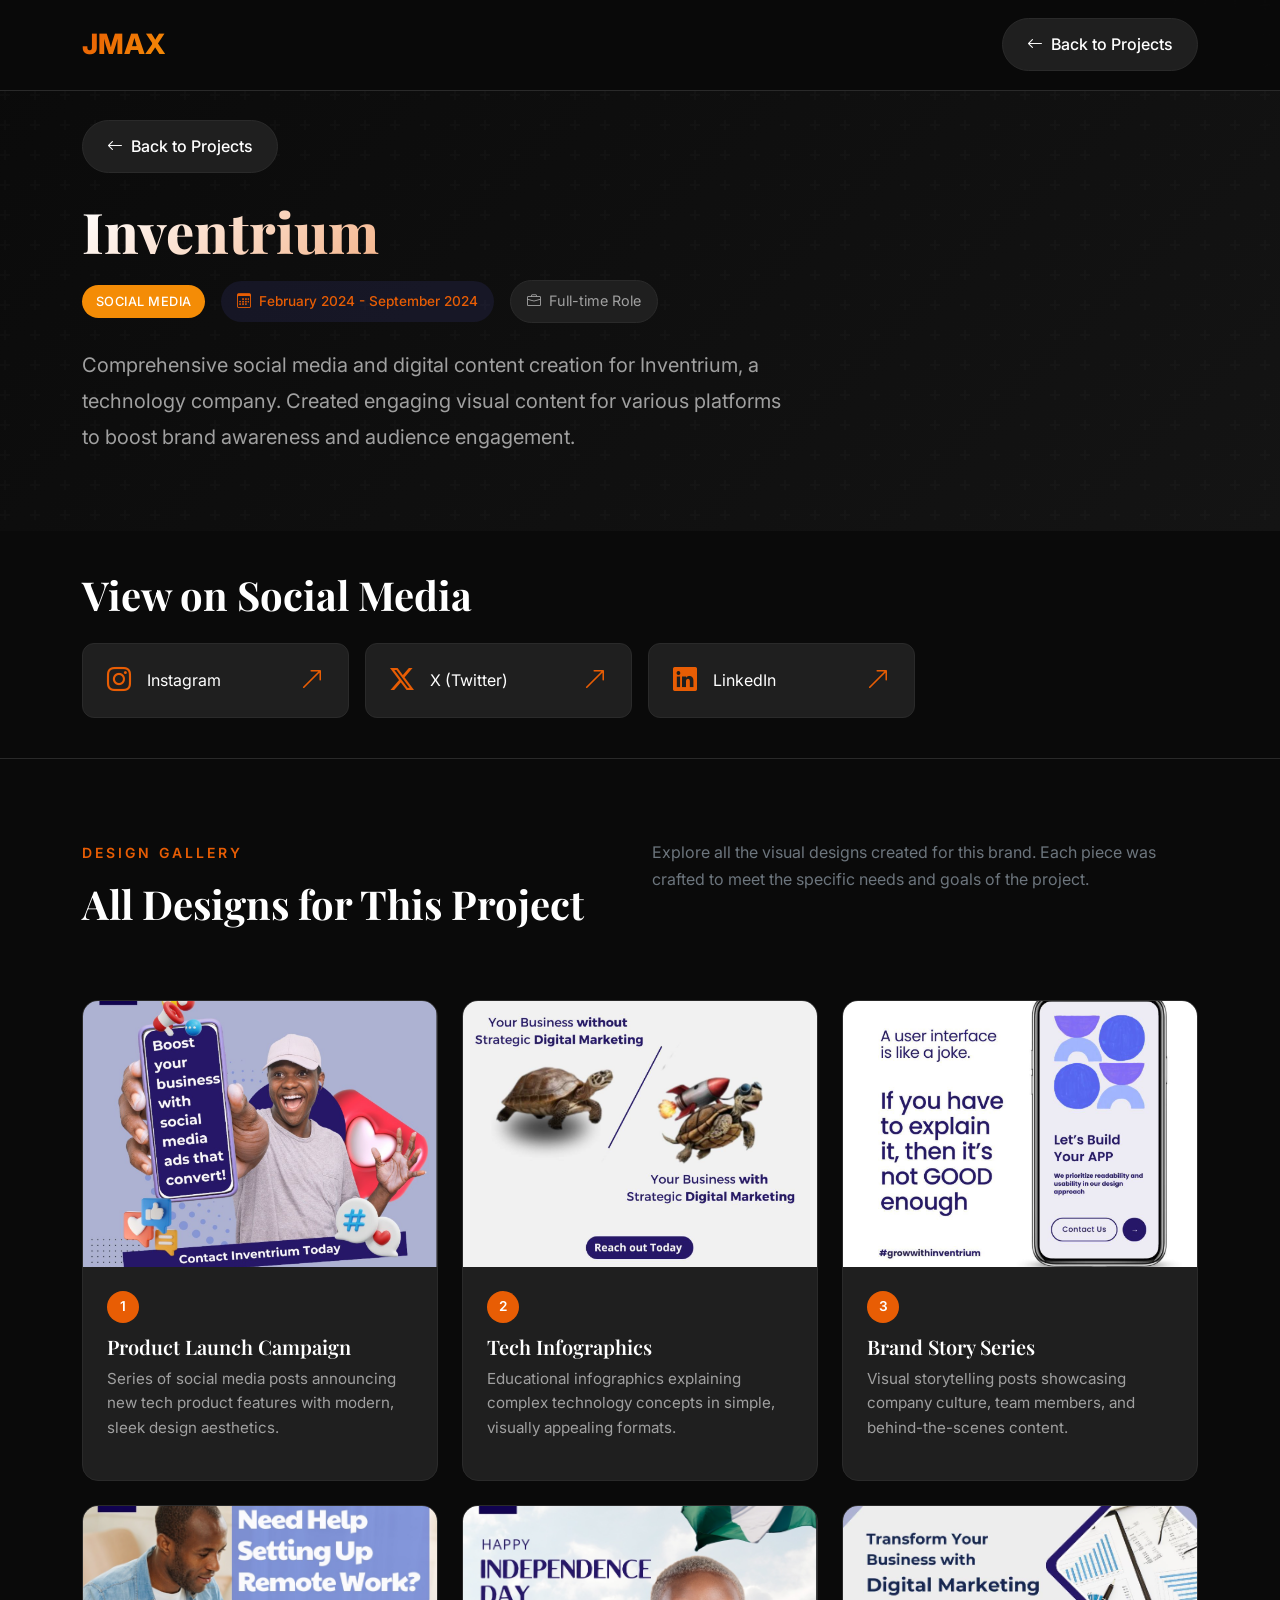
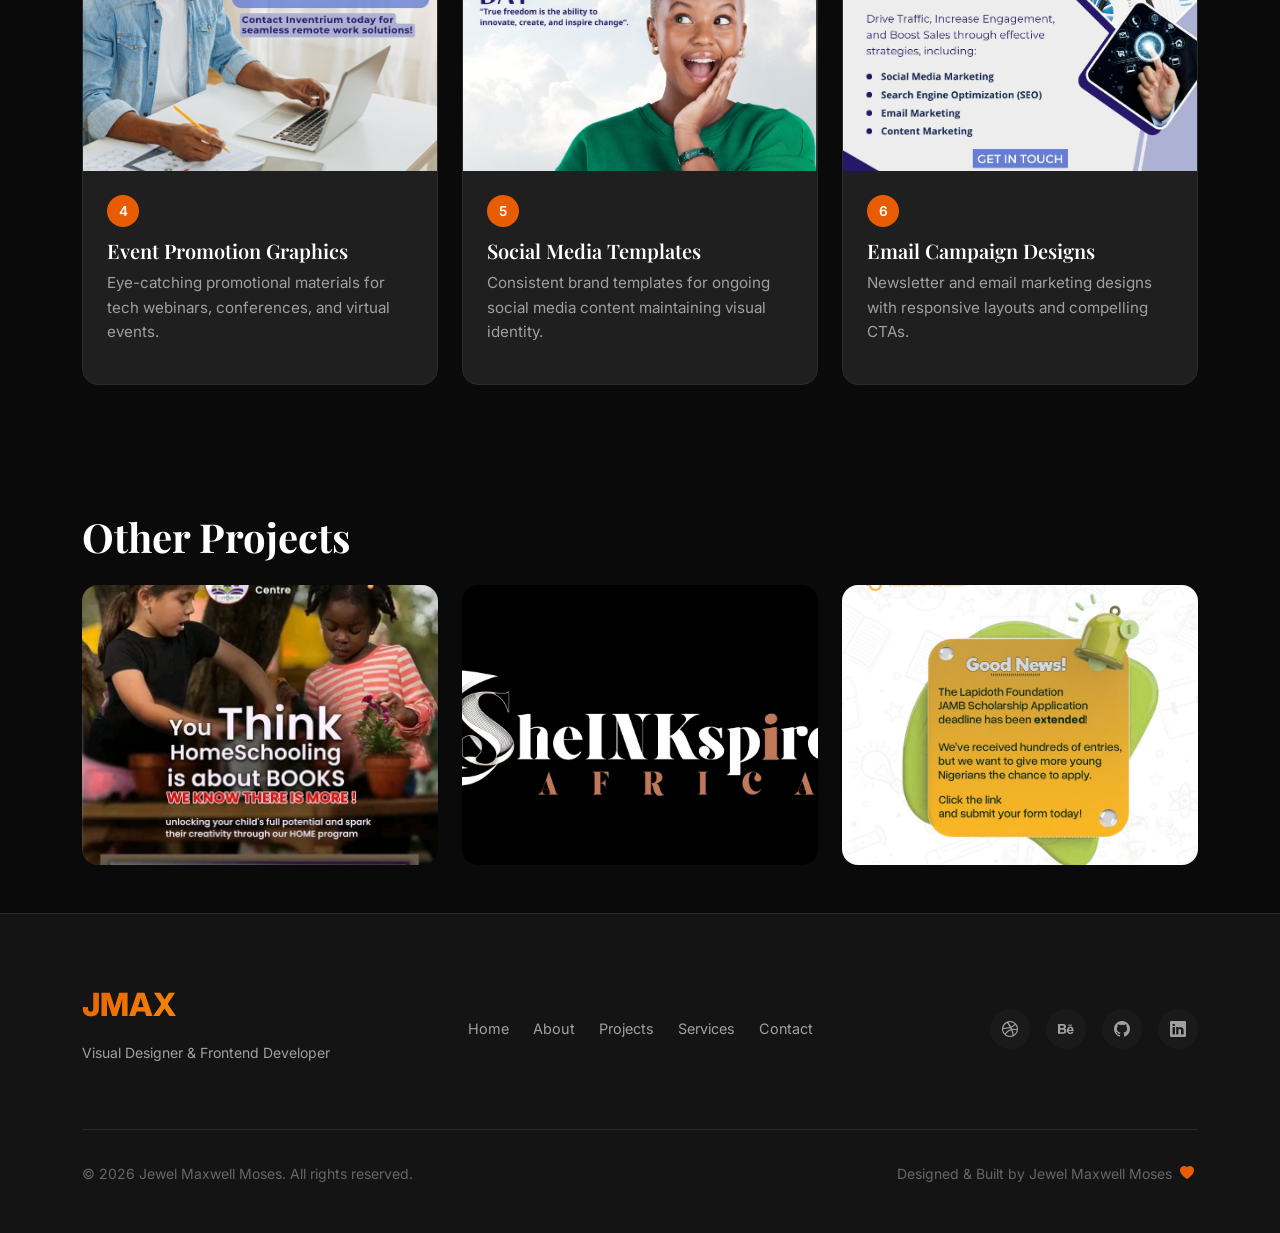
<file: project-detail.html>
<!DOCTYPE html>
<html lang="en" data-theme="dark">
<head>
    <meta charset="UTF-8">
    <meta name="viewport" content="width=device-width, initial-scale=1.0">
    <meta name="description" content="Project Details - Visual Designer and Frontend Developer Portfolio">
    <title>Project Details | Jewel Maxwell Moses</title>
    
    <!-- Bootstrap 5 CSS -->
    <link href="https://cdn.jsdelivr.net/npm/bootstrap@5.3.2/dist/css/bootstrap.min.css" rel="stylesheet">
    
    <!-- Bootstrap Icons -->
    <link href="https://cdn.jsdelivr.net/npm/bootstrap-icons@1.11.1/font/bootstrap-icons.css" rel="stylesheet">
    
    <!-- Google Fonts -->
    <link href="https://fonts.googleapis.com/css2?family=Inter:wght@300;400;500;600;700;800&family=Playfair+Display:wght@400;500;600;700&display=swap" rel="stylesheet">
    
    <!-- Custom CSS -->
    <link rel="stylesheet" href="styles.css">
    
    <style>
        /* Project Detail Page Styles */
        .project-detail-header {
            padding: 120px 0 60px;
            background: linear-gradient(135deg, var(--bg-primary) 0%, var(--bg-secondary) 100%);
            position: relative;
            overflow: hidden;
        }
        
        .project-detail-header::before {
            content: '';
            position: absolute;
            top: 0;
            left: 0;
            right: 0;
            bottom: 0;
            background: url("data:image/svg+xml,%3Csvg width='60' height='60' viewBox='0 0 60 60' xmlns='http://www.w3.org/2000/svg'%3E%3Cg fill='none' fill-rule='evenodd'%3E%3Cg fill='%23ffffff' fill-opacity='0.03'%3E%3Cpath d='M36 34v-4h-2v4h-4v2h4v4h2v-4h4v-2h-4zm0-30V0h-2v4h-4v2h4v4h2V6h4V4h-4zM6 34v-4H4v4H0v2h4v4h2v-4h4v-2H6zM6 4V0H4v4H0v2h4v4h2V6h4V4H6z'/%3E%3C/g%3E%3C/g%3E%3C/svg%3E");
            opacity: 0.5;
        }
        
        .project-title-large {
            font-size: 3.5rem;
            font-weight: 800;
            margin-bottom: 1rem;
            background: linear-gradient(135deg, var(--text-primary) 0%, var(--accent-primary) 100%);
            -webkit-background-clip: text;
            -webkit-text-fill-color: transparent;
            background-clip: text;
        }
        
        .project-meta-badge {
            display: inline-flex;
            align-items: center;
            gap: 0.5rem;
            padding: 0.5rem 1rem;
            background: var(--bg-card);
            border-radius: 50px;
            font-size: 0.9rem;
            color: var(--text-secondary);
            border: 1px solid var(--border-color);
        }
        
        .project-description-large {
            font-size: 1.25rem;
            color: var(--text-secondary);
            max-width: 700px;
            line-height: 1.8;
        }
        
        .social-links-section {
            padding: 40px 0;
            border-bottom: 1px solid var(--border-color);
        }
        
        .social-link-card {
            display: flex;
            align-items: center;
            gap: 1rem;
            padding: 1rem 1.5rem;
            background: var(--bg-card);
            border-radius: 12px;
            text-decoration: none;
            color: var(--text-primary);
            transition: all 0.3s ease;
            border: 1px solid var(--border-color);
        }
        
        .social-link-card:hover {
            transform: translateY(-3px);
            border-color: var(--accent-primary);
            box-shadow: 0 10px 30px rgba(99, 102, 241, 0.1);
        }
        
        .social-link-card i {
            font-size: 1.5rem;
            color: var(--accent-primary);
        }
        
        .designs-section {
            padding: 80px 0;
        }
        
        .design-card {
            background: var(--bg-card);
            border-radius: 16px;
            overflow: hidden;
            border: 1px solid var(--border-color);
            transition: all 0.3s ease;
            height: 100%;
        }
        
        .design-card:hover {
            transform: translateY(-5px);
            box-shadow: 0 20px 40px rgba(0, 0, 0, 0.2);
        }
        
        .design-image-wrapper {
            position: relative;
            overflow: hidden;
            aspect-ratio: 4/3;
        }
        
        .design-image-wrapper img {
            width: 100%;
            height: 100%;
            object-fit: cover;
            transition: transform 0.5s ease;
        }
        
        .design-card:hover .design-image-wrapper img {
            transform: scale(1.05);
        }
        
        .design-content {
            padding: 1.5rem;
        }
        
        .design-number {
            display: inline-flex;
            align-items: center;
            justify-content: center;
            width: 32px;
            height: 32px;
            background: var(--accent-primary);
            color: white;
            border-radius: 50%;
            font-size: 0.85rem;
            font-weight: 600;
            margin-bottom: 0.75rem;
        }
        
        .design-title {
            font-size: 1.25rem;
            font-weight: 600;
            margin-bottom: 0.5rem;
            color: var(--text-primary);
        }
        
        .design-description {
            font-size: 0.95rem;
            color: var(--text-secondary);
            line-height: 1.6;
        }
        
        .back-to-portfolio {
            display: inline-flex;
            align-items: center;
            gap: 0.5rem;
            padding: 0.75rem 1.5rem;
            background: var(--bg-card);
            border: 1px solid var(--border-color);
            border-radius: 50px;
            color: var(--text-primary);
            text-decoration: none;
            transition: all 0.3s ease;
            font-weight: 500;
        }
        
        .back-to-portfolio:hover {
            background: var(--accent-primary);
            color: white;
            border-color: var(--accent-primary);
        }
        
        .timeline-badge {
            display: inline-flex;
            align-items: center;
            gap: 0.5rem;
            padding: 0.5rem 1rem;
            background: rgba(99, 102, 241, 0.1);
            color: var(--accent-primary);
            border-radius: 50px;
            font-size: 0.85rem;
            font-weight: 500;
        }
        
        .timeline-badge i {
            font-size: 0.9rem;
        }
        
        .category-badge {
            display: inline-block;
            padding: 0.35rem 0.85rem;
            background: var(--accent-secondary);
            color: white;
            border-radius: 50px;
            font-size: 0.8rem;
            font-weight: 500;
            text-transform: uppercase;
            letter-spacing: 0.5px;
        }
        
        @media (max-width: 768px) {
            .project-title-large {
                font-size: 2.5rem;
            }
            
            .project-description-large {
                font-size: 1.1rem;
            }
        }
    </style>
</head>
<body>
    <!-- Navigation -->
    <nav class="navbar navbar-expand-lg fixed-top" id="mainNav">
        <div class="container">
            <a class="navbar-brand" href="index.html">
                <span class="brand-text">JMAX</span>
            </a>
            <a href="index.html#projects" class="back-to-portfolio">
                <i class="bi bi-arrow-left"></i> Back to Projects
            </a>
        </div>
    </nav>

    <!-- Project Detail Header -->
    <section class="project-detail-header">
        <div class="container position-relative">
            <div class="row">
                <div class="col-lg-8">
                    <a href="index.html#projects" class="back-to-portfolio mb-4 d-inline-flex">
                        <i class="bi bi-arrow-left"></i> Back to Projects
                    </a>
                    <h1 class="project-title-large" id="projectTitle">Project Title</h1>
                    <div class="d-flex flex-wrap gap-3 align-items-center mt-3">
                        <span class="category-badge" id="projectCategory">Category</span>
                        <span class="timeline-badge">
                            <i class="bi bi-calendar3"></i>
                            <span id="projectTimeline">Timeline</span>
                        </span>
                        <span class="project-meta-badge">
                            <i class="bi bi-briefcase"></i>
                            <span id="projectType">Type</span>
                        </span>
                    </div>
                    <p class="project-description-large mt-4" id="projectDescription">
                        Project description will appear here.
                    </p>
                </div>
            </div>
        </div>
    </section>

    <!-- Social Links Section -->
    <section class="social-links-section">
        <div class="container">
            <h3 class="section-title mb-4">View on Social Media</h3>
            <div class="row g-3" id="socialLinksContainer">
                <!-- Social links will be injected here -->
            </div>
        </div>
    </section>

    <!-- Designs Gallery Section -->
    <section class="designs-section">
        <div class="container">
            <div class="row mb-5">
                <div class="col-lg-6">
                    <span class="section-subtitle">Design Gallery</span>
                    <h2 class="section-title">All Designs for This Project</h2>
                </div>
                <div class="col-lg-6">
                    <p class="text-secondary">
                        Explore all the visual designs created for this brand. Each piece was crafted to meet 
                        the specific needs and goals of the project.
                    </p>
                </div>
            </div>
            <div class="row g-4" id="designsContainer">
                <!-- Design cards will be injected here -->
            </div>
        </div>
    </section>

    <!-- Other Projects Section -->
    <section class="other-projects-section py-5">
        <div class="container">
            <h3 class="section-title mb-4">Other Projects</h3>
            <div class="row g-4" id="otherProjectsContainer">
                <!-- Other project cards will be injected here -->
            </div>
        </div>
    </section>

    <!-- Footer -->
    <footer class="site-footer">
        <div class="container">
            <div class="row align-items-center">
                <div class="col-lg-4">
                    <div class="footer-brand">
                        <a href="index.html" class="brand-text">JMAX</a>
                        <p class="footer-tagline">Visual Designer & Frontend Developer</p>
                    </div>
                </div>
                <div class="col-lg-4">
                    <nav class="footer-nav">
                        <a href="index.html#home">Home</a>
                        <a href="index.html#about">About</a>
                        <a href="index.html#projects">Projects</a>
                        <a href="index.html#services">Services</a>
                        <a href="index.html#contact">Contact</a>
                    </nav>
                </div>
                <div class="col-lg-4">
                    <div class="footer-social">
                        <a href="https://dribbble.com" target="_blank" rel="noopener noreferrer" aria-label="Dribbble">
                            <i class="bi bi-dribbble"></i>
                        </a>
                        <a href="https://behance.net" target="_blank" rel="noopener noreferrer" aria-label="Behance">
                            <i class="bi bi-behance"></i>
                        </a>
                        <a href="https://github.com/computerixed" target="_blank" rel="noopener noreferrer" aria-label="GitHub">
                            <i class="bi bi-github"></i>
                        </a>
                        <a href="https://www.linkedin.com/in/maxwell-moses-jewel/" target="_blank" rel="noopener noreferrer" aria-label="LinkedIn">
                            <i class="bi bi-linkedin"></i>
                        </a>
                    </div>
                </div>
            </div>
            <div class="footer-bottom">
                <p class="copyright">&copy; 2026 Jewel Maxwell Moses. All rights reserved.</p>
                <p class="credits">Designed & Built by Jewel Maxwell Moses <i class="bi bi-heart-fill"></i></p>
            </div>
        </div>
    </footer>

    <!-- Bootstrap 5 JS Bundle -->
    <script src="https://cdn.jsdelivr.net/npm/bootstrap@5.3.2/dist/js/bootstrap.bundle.min.js"></script>
    
    <!-- Project Detail JS -->
    <script>
        // ========================================
        // Project Detail Data
        // ========================================
        
        const projectDetailsData = {
            inventrium: {
                id: 1,
                title: "Inventrium",
                category: "Social Media",
                timeline: "February 2024 - September 2024",
                type: "Full-time Role",
                description: "Comprehensive social media and digital content creation for Inventrium, a technology company. Created engaging visual content for various platforms to boost brand awareness and audience engagement.",
                socialLinks: [
                    { platform: "Instagram", url: "https://www.instagram.com/inventrium/?g=5", icon: "bi-instagram" },
                    { platform: "X (Twitter)", url: "https://x.com/Inventrium", icon: "bi-twitter-x" },
                    { platform: "LinkedIn", url: "https://www.linkedin.com/company/inventrium-business-support-services/", icon: "bi-linkedin" }
                ],
                designs: [
                    {
                        id: 1,
                        title: "Product Launch Campaign",
                        description: "Series of social media posts announcing new tech product features with modern, sleek design aesthetics.",
                        image: "images/inventrium.png"
                    },
                    {
                        id: 2,
                        title: "Tech Infographics",
                        description: "Educational infographics explaining complex technology concepts in simple, visually appealing formats.",
                        image: "images/inventrium2.png"
                    },
                    {
                        id: 3,
                        title: "Brand Story Series",
                        description: "Visual storytelling posts showcasing company culture, team members, and behind-the-scenes content.",
                        image: "images/inventrium3.png"
                    },
                    {
                        id: 4,
                        title: "Event Promotion Graphics",
                        description: "Eye-catching promotional materials for tech webinars, conferences, and virtual events.",
                        image: "images/inventrium4.png"
                    },
                    {
                        id: 5,
                        title: "Social Media Templates",
                        description: "Consistent brand templates for ongoing social media content maintaining visual identity.",
                        image: "images/inventrium5.png"
                    },
                    {
                        id: 6,
                        title: "Email Campaign Designs",
                        description: "Newsletter and email marketing designs with responsive layouts and compelling CTAs.",
                        image: "images/inventrium6.png"
                    }
                ]
            },
            everboom: {
                id: 2,
                title: "Everboom",
                category: "Social Media",
                timeline: "September 2024 - December 2025",
                type: "Full-time Role",
                description: "Complete social media management and brand visual content creation for Everboom, a homeschool brand focused on early childhood education for ages 0-5. Created engaging educational content, learning materials, and promotional materials for young children and their parents.",
                socialLinks: [
                    { platform: "Instagram", url: "https://instagram.com/everboom", icon: "bi-instagram" },
                    { platform: "TikTok", url: "https://tiktok.com/@everboom", icon: "bi-tiktok" },
                    { platform: "Facebook", url: "https://facebook.com/everboom", icon: "bi-facebook" },
                    { platform: "Pinterest", url: "https://pinterest.com/everboom", icon: "bi-pinterest" }
                ],
                designs: [
                    {
                        id: 1,
                        title: "Early Learning Campaign",
                        description: "Vibrant social media campaign showcasing educational activities for toddlers aged 0-5 with bright colors and playful imagery.",
                        image: "images/everboom.jpeg"
                    },
                    {
                        id: 2,
                        title: "Kids Activity Posts",
                        description: "Engaging posts featuring creative learning activities, coloring pages, and educational games for young children.",
                        image: "images/everboom (1).jpeg"
                    },
                    {
                        id: 3,
                        title: "Parent Resources",
                        description: "Helpful resources for parents including homeschool tips, curriculum guides, and learning milestones.",
                        image: "images/everboom (2).jpeg"
                    },
                    {
                        id: 4,
                        title: "Story Time Content",
                        description: "Storytelling posts and book recommendations for early readers with colorful illustrations.",
                        image: "images/everboom (3).jpeg"
                    },
                    {
                        id: 5,
                        title: "Learning Milestones",
                        description: "Developmental milestone graphics tracking progress for ages 0-5, from infants to preschoolers.",
                        image: "images/everboom (4).jpeg"
                    },
                    {
                        id: 6,
                        title: "Seasonal Learning Activities",
                        description: "Special seasonal educational content with themes for holidays and celebrations.",
                        image: "images/everboom (5).jpeg"
                    }
                ]
            },
            sheinkspire: {
                id: 3,
                title: "SheINKspires",
                category: "Branding & Graphics",
                timeline: "February 2026",
                type: "Contract Job",
                description: "Complete brand rebrand for SheINKspires, a fashion brand. Created new logo designs, brand guidelines, and visual identity system during a one-month contract.",
                socialLinks: [
                    { platform: "Instagram", url: "https://instagram.com/sheinkspires", icon: "bi-instagram" },
                    { platform: "Facebook", url: "https://facebook.com/sheinkspiresafrica", icon: "bi-facebook" }
                ],
                designs: [
                    {
                        id: 1,
                        title: "Logo Redesign",
                        description: "Modern, feminine logo design capturing the essence of the fashion brand with elegant typography.",
                        image: "images/sheinkspires-logo.jpeg"
                    },
                    {
                        id: 2,
                        title: "Brand Color Palette",
                        description: "Curated color palette defining primary, secondary, and accent colors for consistent branding.",
                        image: "images/sheinkspires2.png"
                    },
                    {
                        id: 3,
                        title: "Business Cards",
                        description: "Professional business card design with embossed logo and coordinated brand elements - front and back.",
                        image: "images/sheinkspires-Front_Businees Card.png"
                    },
                    {
                        id: 4,
                        title: "Brand Guidelines Document",
                        description: "Comprehensive brand style guide documenting logo usage, colors, typography, and tone of voice.",
                        image: "images/sheinkspires-media kit.png"
                    },
                    {
                        id: 5,
                        title: "Letterhead Design",
                        description: "Official letterhead design with brand logo and consistent visual identity for official documents.",
                        image: "images/SheINKspires colaterals - letterhead 1improved.png"
                    },
                    {
                        id: 6,
                        title: "Social Media Kit",
                        description: "Custom social media profile templates and post templates for consistent brand presence.",
                        image: "images/sheinkspires-back of business card.png"
                    }
                ]
            },
            lapidoth: {
                id: 4,
                title: "Lapidoth Foundation",
                category: "Branding & Graphics",
                timeline: "August 2025 - Present",
                type: "Volunteer Work",
                description: "Pro bono social media graphics and campaign design for Lapidoth Foundation, a nonprofit organization. Creating awareness materials for various charitable causes and community initiatives.",
                socialLinks: [
                    { platform: "Instagram", url: "https://www.instagram.com/lapidothfoundation/", icon: "bi-instagram" },
                    { platform: "LinkedIn", url: "https://linkedin.com/company/lapidothfoundation", icon: "bi-linkedin" },
                    { platform: "Facebook", url: "https://facebook.com/lapidothfoundation", icon: "bi-facebook" }
                ],
                designs: [
                    {
                        id: 1,
                        title: "Awareness Campaign Graphics",
                        description: "Impactful visual content raising awareness for foundation causes and community programs.",
                        image: "images/lapidoth4.png"
                    },
                    {
                        id: 2,
                        title: "Event Promotion Materials",
                        description: "Promotional designs for charity events, fundraisers, and community gatherings.",
                        image: "images/lapidoth2.png"
                    },
                    {
                        id: 3,
                        title: "Donation Campaign",
                        description: "Compelling donation appeal graphics with emotional storytelling and clear CTAs.",
                        image: "images/lapidoth3.png"
                    },
                    {
                        id: 4,
                        title: "Volunteer Recruitment",
                        description: "Engaging graphics calling for volunteers with clear information and inspiring imagery.",
                        image: "images/lapidoth.jpeg"
                    },
                    {
                        id: 5,
                        title: "Impact Stories Posts",
                        description: "Visual storytelling posts showcasing foundation achievements and beneficiary stories.",
                        image: "images/lapidoth5.png"
                    },
                    {
                        id: 6,
                        title: "Newsletter Graphics",
                        description: "Email newsletter header images and content blocks for monthly updates.",
                        image: "images/lapidoth6.png"
                    }
                ]
            },
            earthtab: {
                id: 5,
                title: "Earthtab",
                category: "Web Design",
                timeline: "February 2025 - August 2025",
                type: "Full-time Role",
                description: "Frontend development and social media content creation for Earthtab, a tech platform. Built responsive web interfaces and created engaging social media content to drive user acquisition.",
                socialLinks: [
                    { platform: "Website", url: "https://earthtab.com", icon: "bi-globe" },
                    { platform: "Twitter", url: "https://twitter.com/earthtab", icon: "bi-twitter-x" },
                    { platform: "LinkedIn", url: "https://linkedin.com/company/earthtab", icon: "bi-linkedin" }
                ],
                designs: [
                    {
                        id: 1,
                        title: "Website Landing Page",
                        description: "Modern, conversion-optimized landing page design showcasing platform features and value proposition.",
                        image: "images/earthtab.png"
                    },
                    {
                        id: 2,
                        title: "Dashboard UI Design",
                        description: "User-friendly dashboard interface with intuitive navigation and data visualization elements.",
                        image: "images/earthtab2.png"
                    },
                    {
                        id: 3,
                        title: "Feature Announcement Posts",
                        description: "Social media posts announcing new platform features with clear visual explanations.",
                        image: "images/inventrium7.png"
                    },
                    {
                        id: 4,
                        title: "User Onboarding Graphics",
                        description: "Step-by-step visual guides helping new users get started with the platform.",
                        image: "images/inventrium10.png"
                    },
                    {
                        id: 5,
                        title: "Tech Blog Featured Images",
                        description: "Eye-catching blog post images for content marketing and SEO optimization.",
                        image: "images/inventriumA.png"
                    },
                    {
                        id: 6,
                        title: "Mobile App Screens",
                        description: "Mobile-responsive UI designs for iOS and Android app interfaces.",
                        image: "images/inventriumB.png"
                    }
                ]
            },
            wiseswift: {
                id: 6,
                title: "WiseSwift",
                category: "Branding & Graphics",
                timeline: "September 2025 - Present",
                type: "Freelance (Bi-monthly)",
                description: "Ongoing freelance graphics design work for WiseSwift, a clothing brand. Creating visual content at least twice a month including product posts, promotional materials, and brand content.",
                socialLinks: [
                    { platform: "Instagram", url: "https://instagram.com/wiseswift", icon: "bi-instagram" },
                    { platform: "TikTok", url: "https://tiktok.com/@wiseswift", icon: "bi-tiktok" },
                    { platform: "Facebook", url: "https://facebook.com/wiseswift", icon: "bi-facebook" }
                ],
                designs: [
                    {
                        id: 1,
                        title: "Product Showcase Posts",
                        description: "Professional product photography presentations highlighting clothing items with brand styling.",
                        image: "https://picsum.photos/seed/wiseswift1/800/600"
                    },
                    {
                        id: 2,
                        title: "Collection Launch Graphics",
                        description: "Launch materials for new clothing collections with cohesive visual themes.",
                        image: "https://picsum.photos/seed/wiseswift2/800/600"
                    },
                    {
                        id: 3,
                        title: "Promotional Banners",
                        description: "Versatile promotional graphics for sales, discounts, and special offers.",
                        image: "https://picsum.photos/seed/wiseswift3/800/600"
                    },
                    {
                        id: 4,
                        title: "Style Guide Content",
                        description: "Lifestyle and styling content showing how to wear and pair clothing items.",
                        image: "https://picsum.photos/seed/wiseswift4/800/600"
                    },
                    {
                        id: 5,
                        title: "Customer Testimonial Graphics",
                        description: "Visual customer reviews and testimonials for social proof and trust building.",
                        image: "https://picsum.photos/seed/wiseswift5/800/600"
                    },
                    {
                        id: 6,
                        title: "Seasonal Campaign Designs",
                        description: "Seasonal and holiday-themed campaign graphics aligned with fashion trends.",
                        image: "https://picsum.photos/seed/wiseswift6/800/600"
                    }
                ]
            },
            remicollege: {
                id: 7,
                title: "Remicollege",
                category: "Web Design",
                timeline: "2025",
                type: "Project",
                description: "Built a complete online result system for Remicollege school. Designed intuitive user experience for students, teachers, and administrators, with a fully functional result management web application.",
                socialLinks: [
                    { platform: "Website", url: "https://remicollege.org/portal/admin/system.php", icon: "bi-globe" }
                ],
                designs: [
                    {
                        id: 1,
                        title: "Student Portal Design",
                        description: "User-friendly student dashboard for viewing results, checking attendance, and accessing learning materials.",
                        image: "images/remi-student.png"
                    },
                    {
                        id: 2,
                        title: "Teacher Admin Panel",
                        description: "Comprehensive admin interface for teachers to input grades, manage classes, and generate reports.",
                        image: "images/remi-teacherdash.png"
                    },
                    {
                        id: 3,
                        title: "Result Entry Interface",
                        description: "Streamlined grade entry system with validation, bulk upload, and automatic calculations.",
                        image: "images/remi-resultentry.png"
                    },
                    {
                        id: 4,
                        title: "Parent Portal",
                        description: "Secure parent access to monitor student progress, results, and school communications.",
                        image: "images/remi-teacherlogin.png"
                    },
                    {
                        id: 5,
                        title: "Report Card Generation",
                        description: "Automated report card generation with customizable templates and PDF export functionality.",
                        image: "images/remireportcard.png"
                    },
                    {
                        id: 6,
                        title: "Mobile Responsive Design",
                        description: "Fully responsive designs ensuring seamless access across desktop, tablet, and mobile devices.",
                        image: "images/remi -mobile.png"
                    }
                ]
            },
            myprojectschool: {
                id: 9,
                title: "My Project School",
                category: "Social Media",
                timeline: "2023 - Present",
                type: "Project",
                description: "Social media management and content creation for My Project School, an educational platform. Creating engaging educational content and school announcements.",
                socialLinks: [
                    { platform: "Instagram", url: "https://www.instagram.com/myprojectschool/", icon: "bi-instagram" }
                ],
                designs: [
                    {
                        id: 1,
                        title: "Educational Content Posts",
                        description: "Informative posts about various subjects and learning materials for students.",
                        image: "https://picsum.photos/seed/projectschool1/800/600"
                    },
                    {
                        id: 2,
                        title: "Event Announcements",
                        description: "School event promotions and announcement graphics.",
                        image: "https://picsum.photos/seed/projectschool2/800/600"
                    },
                    {
                        id: 3,
                        title: "Student Achievement Posts",
                        description: "Celebrating student achievements and milestones.",
                        image: "https://picsum.photos/seed/projectschool3/800/600"
                    },
                    {
                        id: 4,
                        title: "Academic Calendar Graphics",
                        description: "Visual academic calendar and schedule postings.",
                        image: "https://picsum.photos/seed/projectschool4/800/600"
                    },
                    {
                        id: 5,
                        title: "Tutorial Thumbnails",
                        description: "Engaging thumbnails for video tutorials and online classes.",
                        image: "https://picsum.photos/seed/projectschool5/800/600"
                    },
                    {
                        id: 6,
                        title: "Social Media Templates",
                        description: "Branded templates for consistent social media presence.",
                        image: "https://picsum.photos/seed/projectschool6/800/600"
                    }
                ]
            },
            rayzwellness: {
                id: 10,
                title: "Rayz Wellness Global",
                category: "Branding & Graphics",
                timeline: "2023 - Present",
                type: "Volunteer Work",
                description: "Pro bono social media graphics and brand design for Rayz Wellness Global, a wellness company. Creating visual content for health campaigns, brand materials, and community engagement.",
                socialLinks: [
                    { platform: "Instagram", url: "https://www.instagram.com/rayzwellnessglobal/", icon: "bi-instagram" },
                    { platform: "Facebook", url: "https://facebook.com/rayzwellnessglobal", icon: "bi-facebook" }
                ],
                designs: [
                    {
                        id: 1,
                        title: "Brand Logo Design",
                        description: "Professional logo design representing wellness and holistic health approach.",
                        image: "images/Rayz Global.jpeg"
                    },
                    {
                        id: 2,
                        title: "Wellness Campaign Graphics",
                        description: "Health awareness campaign visuals promoting wellness programs and services.",
                        image: "images/Rayz Global2.jpeg"
                    },
                    {
                        id: 3,
                        title: "Social Media Content",
                        description: "Engaging social media posts for health tips, wellness programs, and community building.",
                        image: "images/Rayz Global3.jpeg"
                    },
                    {
                        id: 4,
                        title: "Health Awareness Posts",
                        description: "Informative graphics about various health topics and wellness practices.",
                        image: "images/Rayz Global.jpeg"
                    },
                    {
                        id: 5,
                        title: "Brand Identity Materials",
                        description: "Consistent brand identity materials for marketing and communications.",
                        image: "images/Rayz Global2.jpeg"
                    },
                    {
                        id: 6,
                        title: "Community Engagement Content",
                        description: "Content designed to engage community and promote wellness events.",
                        image: "images/Rayz Global3.jpeg"
                    }
                ]
            },
            swiftwears: {
                id: 8,
                title: "SwiftWears",
                category: "Web Design",
                timeline: "2023",
                type: "Project",
                description: "E-commerce website design for SwiftWears fashion brand. Created a modern, conversion-focused online store with intuitive navigation and seamless shopping experience.",
                socialLinks: [
                    { platform: "Website", url: "swiftwears.html", icon: "bi-globe" },
                    { platform: "Instagram", url: "https://instagram.com/swiftwears", icon: "bi-instagram" }
                ],
                designs: [
                    {
                        id: 1,
                        title: "Homepage Design",
                        description: "Striking homepage with hero slider, featured products, and clear call-to-action buttons.",
                        image: "images/swiftwears.jpeg"
                    },
                    {
                        id: 2,
                        title: "Product Catalog",
                        description: "Clean product grid layout with filtering, sorting, and quick view functionality.",
                        image: "images/jmax.png"
                    },
                    {
                        id: 3,
                        title: "Product Detail Page",
                        description: "Comprehensive product pages with image gallery, size guide, and customer reviews.",
                        image: "images/jmax2.png"
                    },
                    {
                        id: 4,
                        title: "Shopping Cart & Checkout",
                        description: "Streamlined checkout process with cart summary, coupon codes, and secure payment.",
                        image: "images/everboom (6).jpeg"
                    },
                    {
                        id: 5,
                        title: "About & Contact Pages",
                        description: "Brand storytelling pages with contact forms and location information.",
                        image: "images/everboom (7).jpeg"
                    },
                    {
                        id: 6,
                        title: "Mobile App Design",
                        description: "Mobile-first responsive design ensuring smooth shopping experience on all devices.",
                        image: "images/everboom (8).jpeg"
                    }
                ]
            }
        };

        // ========================================
        // Get Project ID from URL
        // ========================================
        
        function getProjectIdFromURL() {
            const params = new URLSearchParams(window.location.search);
            return params.get('project') || 'inventrium';
        }

        // ========================================
        // Render Project Details
        // ========================================
        
        function renderProjectDetails() {
            const projectId = getProjectIdFromURL();
            const project = projectDetailsData[projectId];
            
            if (!project) {
                window.location.href = 'index.html#projects';
                return;
            }
            
            // Update header info
            document.getElementById('projectTitle').textContent = project.title;
            document.getElementById('projectCategory').textContent = project.category;
            document.getElementById('projectTimeline').textContent = project.timeline;
            document.getElementById('projectType').textContent = project.type;
            document.getElementById('projectDescription').textContent = project.description;
            document.title = `${project.title} | Jewel Maxwell Moses`;
            
            // Render social links
            const socialContainer = document.getElementById('socialLinksContainer');
            socialContainer.innerHTML = project.socialLinks.map(link => `
                <div class="col-md-6 col-lg-3">
                    <a href="${link.url}" target="_blank" rel="noopener noreferrer" class="social-link-card">
                        <i class="bi ${link.icon}"></i>
                        <span>${link.platform}</span>
                        <i class="bi bi-arrow-up-right ms-auto"></i>
                    </a>
                </div>
            `).join('');
            
            // Render designs
            const designsContainer = document.getElementById('designsContainer');
            designsContainer.innerHTML = project.designs.map((design, index) => `
                <div class="col-md-6 col-lg-4">
                    <div class="design-card">
                        <div class="design-image-wrapper">
                            <img src="${design.image}" alt="${design.title}" onerror="this.src='https://via.placeholder.com/800x600?text=Design+${index + 1}'">
                        </div>
                        <div class="design-content">
                            <span class="design-number">${index + 1}</span>
                            <h4 class="design-title">${design.title}</h4>
                            <p class="design-description">${design.description}</p>
                        </div>
                    </div>
                </div>
            `).join('');
            
            // Render other projects
            const otherProjects = Object.values(projectDetailsData)
                .filter(p => p.id !== project.id)
                .slice(0, 3);
            
            const otherContainer = document.getElementById('otherProjectsContainer');
            otherContainer.innerHTML = otherProjects.map(p => `
                <div class="col-md-6 col-lg-4">
                    <a href="project-detail.html?project=${Object.keys(projectDetailsData).find(key => projectDetailsData[key].id === p.id)}" class="project-card-link">
                        <div class="project-card" data-bs-toggle="modal">
                            <img src="${p.designs[0].image}" alt="${p.title}" class="project-image" onerror="this.src='https://via.placeholder.com/600x500'">
                            <div class="project-overlay">
                                <div class="project-info">
                                    <span class="project-category">${p.category}</span>
                                    <h3 class="project-title">${p.title}</h3>
                                    <p class="project-description">${p.timeline}</p>
                                </div>
                                <button class="project-link">
                                    <i class="bi bi-arrow-up-right"></i>
                                </button>
                            </div>
                            <div class="project-tag">View Project</div>
                        </div>
                    </a>
                </div>
            `).join('');
            
            // Add styles for project card links
            const style = document.createElement('style');
            style.textContent = `
                .project-card-link {
                    text-decoration: none;
                    display: block;
                }
            `;
            document.head.appendChild(style);
        }

        // ========================================
        // Initialize
        // ========================================
        
        document.addEventListener('DOMContentLoaded', function() {
            renderProjectDetails();
            
            // Navbar scroll effect
            const navbar = document.getElementById('mainNav');
            window.addEventListener('scroll', function() {
                if (window.scrollY > 50) {
                    navbar.classList.add('scrolled');
                } else {
                    navbar.classList.remove('scrolled');
                }
            });
        });
    </script>
</body>
</html>
</file>
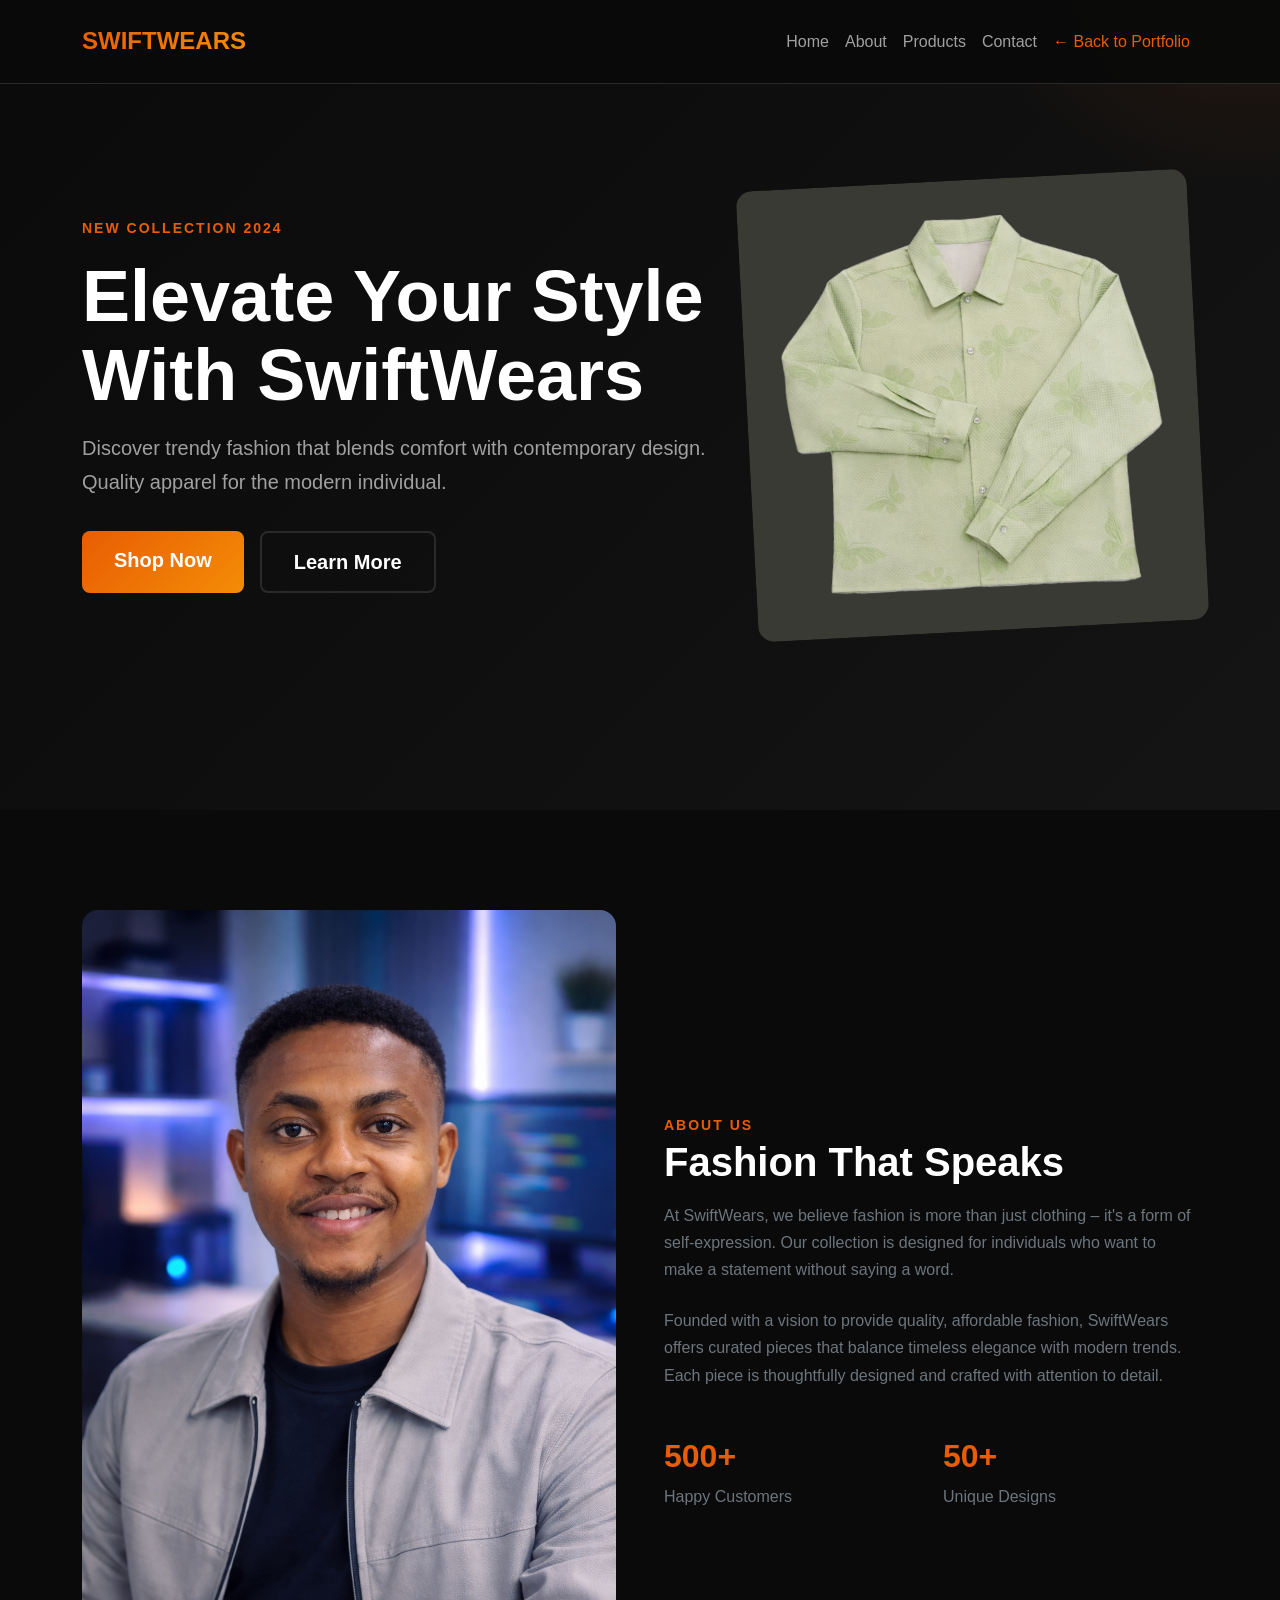
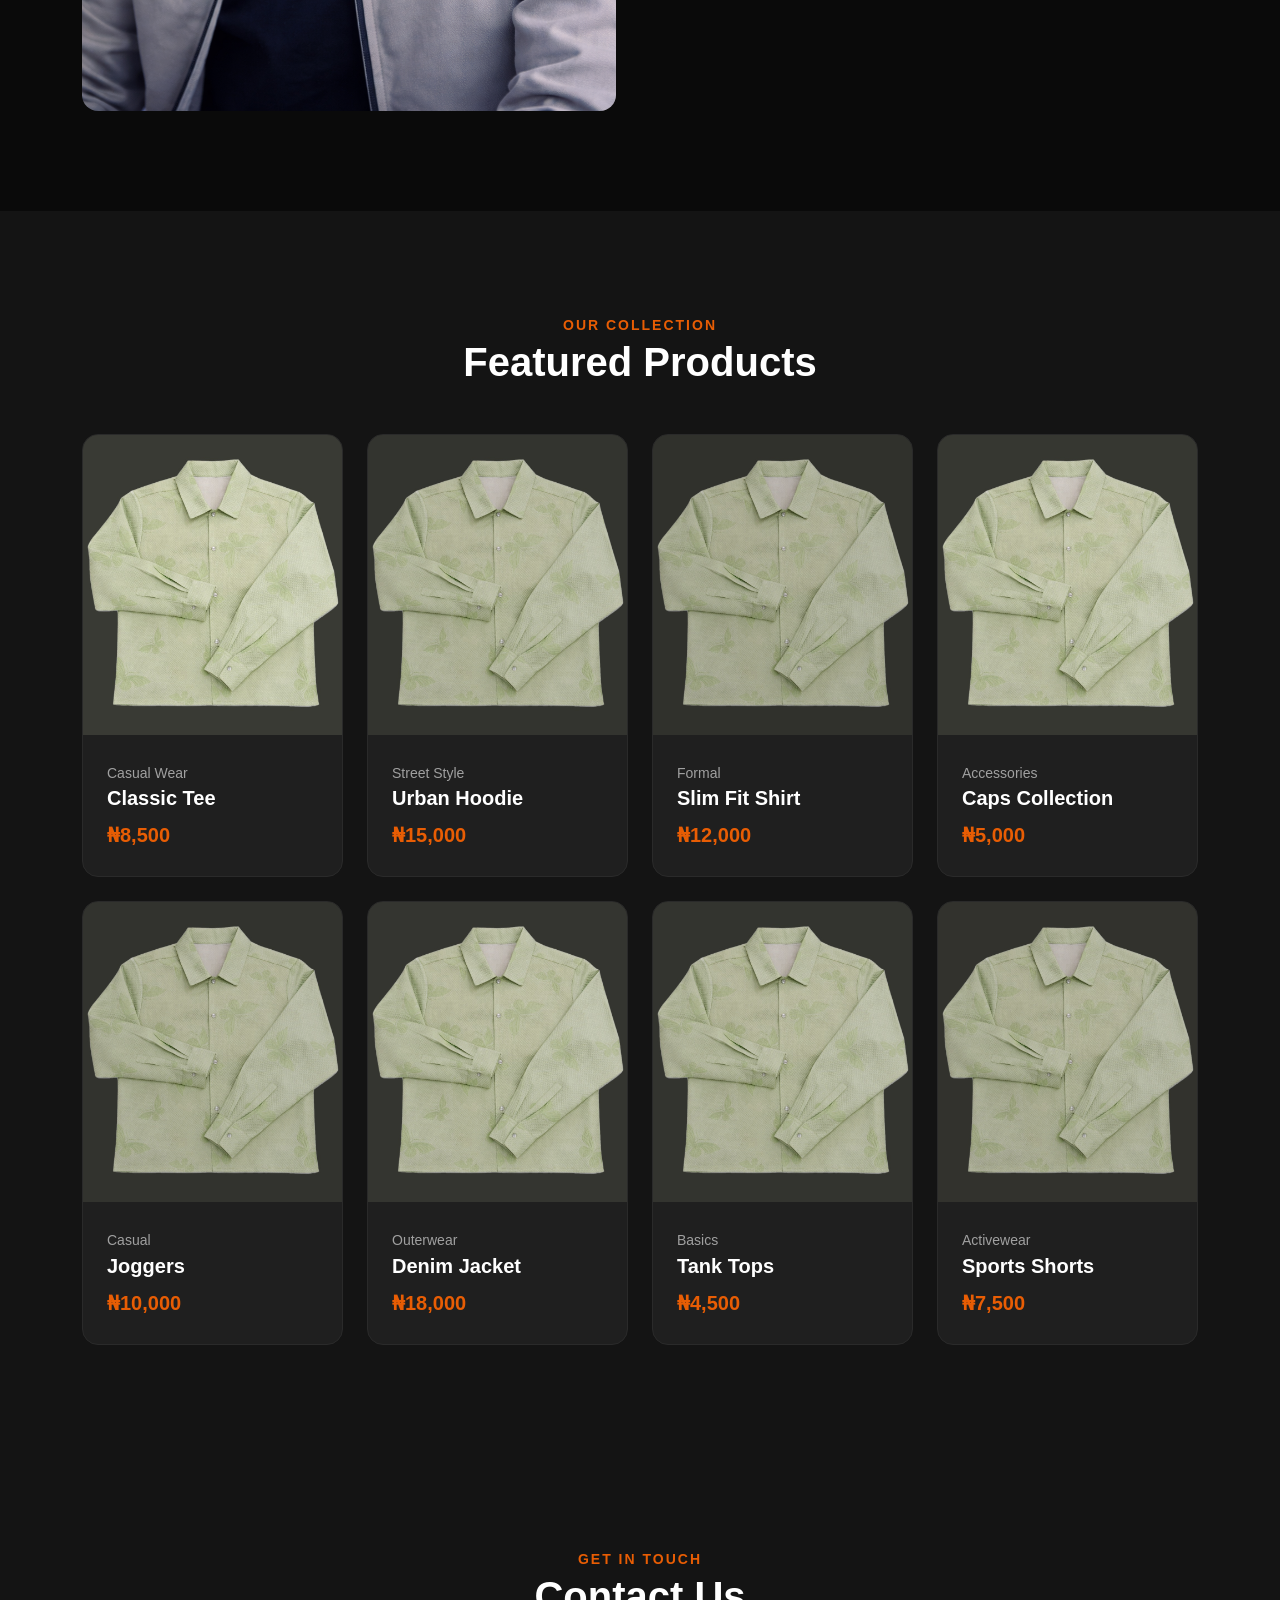
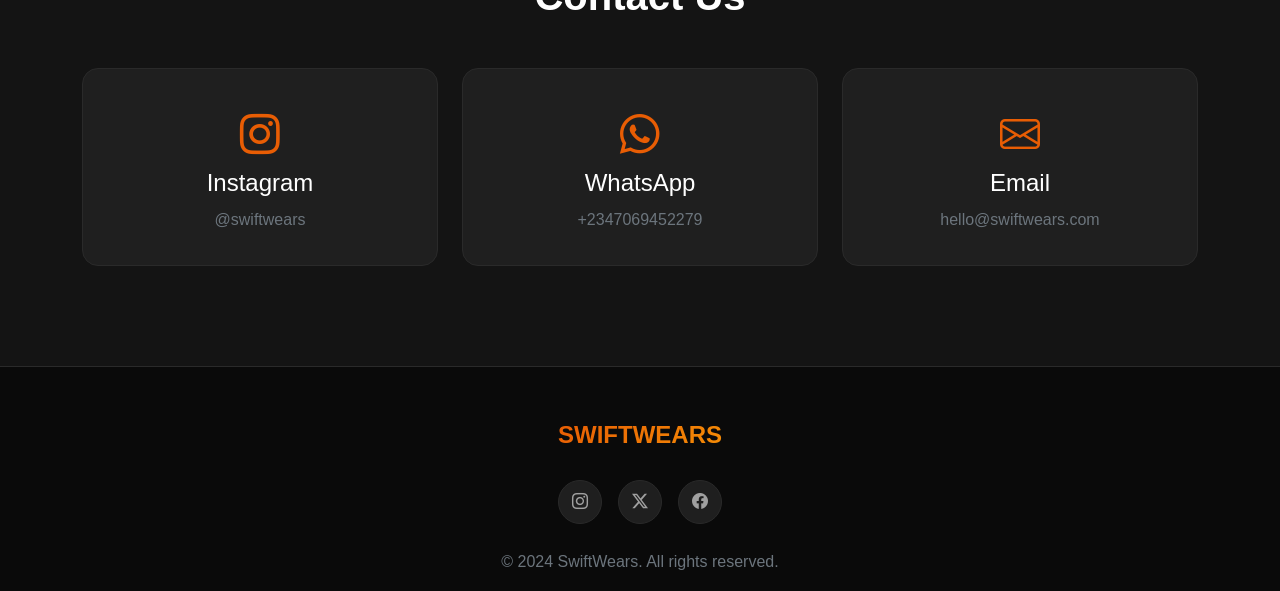
<file: swiftwears.html>
<!DOCTYPE html>
<html lang="en" data-theme="dark">
<head>
    <meta charset="UTF-8">
    <meta name="viewport" content="width=device-width, initial-scale=1.0">
    <meta name="description" content="SwiftWears - Modern Fashion Brand Portfolio">
    <title>SwiftWears Website | Jewel Maxwell Moses</title>
    
    <!-- Bootstrap 5 CSS -->
    <link href="https://cdn.jsdelivr.net/npm/bootstrap@5.3.2/dist/css/bootstrap.min.css" rel="stylesheet">
    
    <!-- Bootstrap Icons -->
    <link href="https://cdn.jsdelivr.net/npm/bootstrap-icons@1.11.1/font/bootstrap-icons.css" rel="stylesheet">
    
    <style>
        :root {
            --bg-primary: #0a0a0a;
            --bg-secondary: #141414;
            --bg-card: #1f1f1f;
            --text-primary: #ffffff;
            --text-secondary: #a0a0a0;
            --accent-primary: #e85d04;
            --accent-secondary: #f48c06;
            --accent-gradient: linear-gradient(135deg, #e85d04 0%, #f48c06 100%);
            --border-color: #2a2a2a;
            --font-primary: 'Segoe UI', -apple-system, BlinkMacSystemFont, sans-serif;
        }

        [data-theme="light"] {
            --bg-primary: #ffffff;
            --bg-secondary: #f8f9fa;
            --bg-card: #ffffff;
            --text-primary: #1a1a1a;
            --text-secondary: #555555;
            --border-color: #e0e0e0;
        }

        * {
            margin: 0;
            padding: 0;
            box-sizing: border-box;
        }

        body {
            font-family: var(--font-primary);
            background-color: var(--bg-primary);
            color: var(--text-primary);
            line-height: 1.7;
        }

        ::selection {
            background: var(--accent-primary);
            color: white;
        }

        .navbar {
            background: rgba(10, 10, 10, 0.95);
            backdrop-filter: blur(20px);
            padding: 1rem 0;
            border-bottom: 1px solid var(--border-color);
        }

        .navbar-brand {
            font-size: 1.5rem;
            font-weight: 800;
            color: var(--text-primary);
        }

        .brand-text {
            background: var(--accent-gradient);
            -webkit-background-clip: text;
            -webkit-text-fill-color: transparent;
            background-clip: text;
        }

        .nav-link {
            color: var(--text-secondary);
            font-weight: 500;
            padding: 0.5rem 1rem;
            transition: 0.3s;
        }

        .nav-link:hover {
            color: var(--accent-primary);
        }

        .hero-section {
            min-height: 90vh;
            display: flex;
            align-items: center;
            background: linear-gradient(135deg, var(--bg-primary) 0%, var(--bg-secondary) 100%);
            position: relative;
            overflow: hidden;
        }

        .hero-section::before {
            content: '';
            position: absolute;
            top: -50%;
            right: -20%;
            width: 600px;
            height: 600px;
            background: radial-gradient(circle, rgba(232, 93, 4, 0.15) 0%, transparent 70%);
            border-radius: 50%;
        }

        .hero-title {
            font-size: clamp(2.5rem, 6vw, 4.5rem);
            font-weight: 800;
            line-height: 1.1;
            margin-bottom: 1rem;
        }

        .hero-subtitle {
            font-size: 1.25rem;
            color: var(--text-secondary);
            margin-bottom: 2rem;
        }

        .btn-primary {
            background: var(--accent-gradient);
            border: none;
            padding: 0.875rem 2rem;
            font-weight: 600;
        }

        .btn-primary:hover {
            background: var(--accent-primary);
            transform: translateY(-2px);
        }

        .btn-outline {
            background: transparent;
            border: 2px solid var(--border-color);
            color: var(--text-primary);
            padding: 0.875rem 2rem;
            font-weight: 600;
        }

        .btn-outline:hover {
            border-color: var(--accent-primary);
            color: var(--accent-primary);
        }

        .section-title {
            font-size: 2.5rem;
            font-weight: 700;
            margin-bottom: 1rem;
        }

        .section-subtitle {
            color: var(--accent-primary);
            font-weight: 600;
            text-transform: uppercase;
            letter-spacing: 2px;
            font-size: 0.875rem;
        }

        /* Products Section */
        .products-section {
            padding: 100px 0;
            background: var(--bg-secondary);
        }

        .product-card {
            background: var(--bg-card);
            border-radius: 16px;
            overflow: hidden;
            border: 1px solid var(--border-color);
            transition: 0.3s;
        }

        .product-card:hover {
            transform: translateY(-5px);
            box-shadow: 0 20px 40px rgba(0, 0, 0, 0.3);
        }

        .product-image {
            width: 100%;
            height: 300px;
            object-fit: cover;
        }

        .product-info {
            padding: 1.5rem;
        }

        .product-title {
            font-size: 1.25rem;
            font-weight: 600;
            margin-bottom: 0.5rem;
        }

        .product-price {
            color: var(--accent-primary);
            font-size: 1.25rem;
            font-weight: 700;
        }

        .product-category {
            font-size: 0.875rem;
            color: var(--text-secondary);
        }

        /* About Section */
        .about-section {
            padding: 100px 0;
            background: var(--bg-primary);
        }

        .about-image {
            width: 100%;
            border-radius: 16px;
            object-fit: cover;
        }

        /* Contact Section */
        .contact-section {
            padding: 100px 0;
            background: var(--bg-secondary);
        }

        .contact-card {
            background: var(--bg-card);
            border: 1px solid var(--border-color);
            border-radius: 16px;
            padding: 2rem;
            text-align: center;
        }

        .contact-card i {
            font-size: 2.5rem;
            color: var(--accent-primary);
            margin-bottom: 1rem;
        }

        /* Footer */
        .site-footer {
            background: var(--bg-primary);
            padding: 3rem 0 1rem;
            border-top: 1px solid var(--border-color);
        }

        .social-links {
            display: flex;
            gap: 1rem;
            justify-content: center;
        }

        .social-links a {
            width: 44px;
            height: 44px;
            display: flex;
            align-items: center;
            justify-content: center;
            background: var(--bg-card);
            border: 1px solid var(--border-color);
            border-radius: 50%;
            color: var(--text-secondary);
            transition: 0.3s;
        }

        .social-links a:hover {
            background: var(--accent-primary);
            border-color: var(--accent-primary);
            color: white;
            transform: translateY(-3px);
        }

        @media (max-width: 768px) {
            .hero-title {
                font-size: 2.5rem;
            }
            
            .hero-section {
                min-height: 70vh;
                padding: 100px 0 60px;
            }
        }
    </style>
</head>
<body>
    <!-- Navigation -->
    <nav class="navbar navbar-expand-lg fixed-top">
        <div class="container">
            <a class="navbar-brand" href="index.html">
                <span class="brand-text">SWIFTWEARS</span>
            </a>
            <button class="navbar-toggler" type="button" data-bs-toggle="collapse" data-bs-target="#navbarNav">
                <span class="navbar-toggler-icon"></span>
            </button>
            <div class="collapse navbar-collapse" id="navbarNav">
                <ul class="navbar-nav ms-auto">
                    <li class="nav-item"><a class="nav-link" href="#home">Home</a></li>
                    <li class="nav-item"><a class="nav-link" href="#about">About</a></li>
                    <li class="nav-item"><a class="nav-link" href="#products">Products</a></li>
                    <li class="nav-item"><a class="nav-link" href="#contact">Contact</a></li>
                    <li class="nav-item"><a class="nav-link" href="index.html" style="color: var(--accent-primary);">← Back to Portfolio</a></li>
                </ul>
            </div>
        </div>
    </nav>

    <!-- Hero Section -->
    <section class="hero-section" id="home">
        <div class="container position-relative">
            <div class="row align-items-center">
                <div class="col-lg-7">
                    <span class="section-subtitle mb-3 d-block">New Collection 2024</span>
                    <h1 class="hero-title">Elevate Your Style With SwiftWears</h1>
                    <p class="hero-subtitle">Discover trendy fashion that blends comfort with contemporary design. Quality apparel for the modern individual.</p>
                    <div class="d-flex gap-3 flex-wrap">
                        <a href="#products" class="btn btn-primary btn-lg">Shop Now</a>
                        <a href="#about" class="btn btn-outline btn-lg">Learn More</a>
                    </div>
                </div>
                <div class="col-lg-5 d-none d-lg-block">
                    <img src="images/swiftwears.jpeg" alt="SwiftWears Fashion" class="img-fluid rounded-4" style="transform: rotate(-3deg);">
                </div>
            </div>
        </div>
    </section>

    <!-- About Section -->
    <section class="about-section" id="about">
        <div class="container">
            <div class="row align-items-center g-5">
                <div class="col-lg-6">
                    <img src="images/jmax.png" alt="About SwiftWears" class="about-image">
                </div>
                <div class="col-lg-6">
                    <span class="section-subtitle">About Us</span>
                    <h2 class="section-title">Fashion That Speaks</h2>
                    <p class="text-secondary mb-4">At SwiftWears, we believe fashion is more than just clothing – it's a form of self-expression. Our collection is designed for individuals who want to make a statement without saying a word.</p>
                    <p class="text-secondary mb-4">Founded with a vision to provide quality, affordable fashion, SwiftWears offers curated pieces that balance timeless elegance with modern trends. Each piece is thoughtfully designed and crafted with attention to detail.</p>
                    <div class="row g-4 mt-3">
                        <div class="col-6">
                            <h3 class="text-accent" style="color: var(--accent-primary); font-size: 2rem; font-weight: 800;">500+</h3>
                            <p class="text-secondary mb-0">Happy Customers</p>
                        </div>
                        <div class="col-6">
                            <h3 class="text-accent" style="color: var(--accent-primary); font-size: 2rem; font-weight: 800;">50+</h3>
                            <p class="text-secondary mb-0">Unique Designs</p>
                        </div>
                    </div>
                </div>
            </div>
        </div>
    </section>

    <!-- Products Section -->
    <section class="products-section" id="products">
        <div class="container">
            <div class="text-center mb-5">
                <span class="section-subtitle">Our Collection</span>
                <h2 class="section-title">Featured Products</h2>
            </div>
            <div class="row g-4">
                <!-- Product 1 -->
                <div class="col-md-6 col-lg-3">
                    <div class="product-card">
                        <img src="images/swiftwears.jpeg" alt="Product 1" class="product-image">
                        <div class="product-info">
                            <span class="product-category">Casual Wear</span>
                            <h4 class="product-title">Classic Tee</h4>
                            <span class="product-price">₦8,500</span>
                        </div>
                    </div>
                </div>
                <!-- Product 2 -->
                <div class="col-md-6 col-lg-3">
                    <div class="product-card">
                        <img src="images/swiftwears.jpeg" alt="Product 2" class="product-image" style="filter: brightness(0.9);">
                        <div class="product-info">
                            <span class="product-category">Street Style</span>
                            <h4 class="product-title">Urban Hoodie</h4>
                            <span class="product-price">₦15,000</span>
                        </div>
                    </div>
                </div>
                <!-- Product 3 -->
                <div class="col-md-6 col-lg-3">
                    <div class="product-card">
                        <img src="images/swiftwears.jpeg" alt="Product 3" class="product-image" style="filter: brightness(0.85);">
                        <div class="product-info">
                            <span class="product-category">Formal</span>
                            <h4 class="product-title">Slim Fit Shirt</h4>
                            <span class="product-price">₦12,000</span>
                        </div>
                    </div>
                </div>
                <!-- Product 4 -->
                <div class="col-md-6 col-lg-3">
                    <div class="product-card">
                        <img src="images/swiftwears.jpeg" alt="Product 4" class="product-image" style="filter: brightness(0.95);">
                        <div class="product-info">
                            <span class="product-category">Accessories</span>
                            <h4 class="product-title">Caps Collection</h4>
                            <span class="product-price">₦5,000</span>
                        </div>
                    </div>
                </div>
                <!-- Product 5 -->
                <div class="col-md-6 col-lg-3">
                    <div class="product-card">
                        <img src="images/swiftwears.jpeg" alt="Product 5" class="product-image" style="filter: brightness(0.88);">
                        <div class="product-info">
                            <span class="product-category">Casual</span>
                            <h4 class="product-title">Joggers</h4>
                            <span class="product-price">₦10,000</span>
                        </div>
                    </div>
                </div>
                <!-- Product 6 -->
                <div class="col-md-6 col-lg-3">
                    <div class="product-card">
                        <img src="images/swiftwears.jpeg" alt="Product 6" class="product-image" style="filter: brightness(0.92);">
                        <div class="product-info">
                            <span class="product-category">Outerwear</span>
                            <h4 class="product-title">Denim Jacket</h4>
                            <span class="product-price">₦18,000</span>
                        </div>
                    </div>
                </div>
                <!-- Product 7 -->
                <div class="col-md-6 col-lg-3">
                    <div class="product-card">
                        <img src="images/swiftwears.jpeg" alt="Product 7" class="product-image" style="filter: brightness(0.9);">
                        <div class="product-info">
                            <span class="product-category">Basics</span>
                            <h4 class="product-title">Tank Tops</h4>
                            <span class="product-price">₦4,500</span>
                        </div>
                    </div>
                </div>
                <!-- Product 8 -->
                <div class="col-md-6 col-lg-3">
                    <div class="product-card">
                        <img src="images/swiftwears.jpeg" alt="Product 8" class="product-image" style="filter: brightness(0.87);">
                        <div class="product-info">
                            <span class="product-category">Activewear</span>
                            <h4 class="product-title">Sports Shorts</h4>
                            <span class="product-price">₦7,500</span>
                        </div>
                    </div>
                </div>
            </div>
        </div>
    </section>

    <!-- Contact Section -->
    <section class="contact-section" id="contact">
        <div class="container">
            <div class="text-center mb-5">
                <span class="section-subtitle">Get In Touch</span>
                <h2 class="section-title">Contact Us</h2>
            </div>
            <div class="row g-4">
                <div class="col-md-4">
                    <div class="contact-card">
                        <i class="bi bi-instagram"></i>
                        <h4>Instagram</h4>
                        <p class="text-secondary mb-0">@swiftwears</p>
                    </div>
                </div>
                <div class="col-md-4">
                    <div class="contact-card">
                        <i class="bi bi-whatsapp"></i>
                        <h4>WhatsApp</h4>
                        <p class="text-secondary mb-0">+2347069452279</p>
                    </div>
                </div>
                <div class="col-md-4">
                    <div class="contact-card">
                        <i class="bi bi-envelope"></i>
                        <h4>Email</h4>
                        <p class="text-secondary mb-0">hello@swiftwears.com</p>
                    </div>
                </div>
            </div>
        </div>
    </section>

    <!-- Footer -->
    <footer class="site-footer">
        <div class="container">
            <div class="text-center mb-4">
                <a class="navbar-brand" href="index.html">
                    <span class="brand-text">SWIFTWEARS</span>
                </a>
            </div>
            <div class="social-links mb-4">
                <a href="https://instagram.com/swiftwears" target="_blank"><i class="bi bi-instagram"></i></a>
                <a href="https://twitter.com/swiftwears" target="_blank"><i class="bi bi-twitter-x"></i></a>
                <a href="https://facebook.com/swiftwears" target="_blank"><i class="bi bi-facebook"></i></a>
            </div>
            <p class="text-center text-secondary mb-0">&copy; 2024 SwiftWears. All rights reserved.</p>
        </div>
    </footer>

    <!-- Bootstrap 5 JS Bundle -->
    <script src="https://cdn.jsdelivr.net/npm/bootstrap@5.3.2/dist/js/bootstrap.bundle.min.js"></script>
</body>
</html>
</file>
<file: styles.css>
/* ========================================
   Portfolio Website Styles
   Visual Designer & Frontend Developer
   ======================================== */

/* ========================================
   CSS Variables (Dark/Light Theme)
   ======================================== */
:root {
    /* Dark Theme (Default) */
    --bg-primary: #0a0a0a;
    --bg-secondary: #141414;
    --bg-tertiary: #1a1a1a;
    --bg-card: #1f1f1f;
    
    --text-primary: #ffffff;
    --text-secondary: #a0a0a0;
    --text-muted: #666666;
    
    --accent-primary: #e85d04;
    --accent-secondary: #f48c06;
    --accent-gradient: linear-gradient(135deg, #e85d04 0%, #f48c06 100%);
    
    --border-color: #2a2a2a;
    --border-light: #333333;
    
    --shadow-sm: 0 2px 10px rgba(0, 0, 0, 0.3);
    --shadow-md: 0 5px 30px rgba(0, 0, 0, 0.4);
    --shadow-lg: 0 10px 50px rgba(0, 0, 0, 0.5);
    --shadow-glow: 0 0 30px rgba(232, 93, 4, 0.3);
    
    --navbar-bg: rgba(10, 10, 10, 0.95);
    --hero-overlay: rgba(10, 10, 10, 0.7);
    
    --transition-fast: 0.2s ease;
    --transition-normal: 0.3s ease;
    --transition-slow: 0.5s ease;
    
    --radius-sm: 4px;
    --radius-md: 8px;
    --radius-lg: 16px;
    --radius-xl: 24px;
    
    --font-primary: 'Inter', -apple-system, BlinkMacSystemFont, sans-serif;
    --font-display: 'Playfair Display', Georgia, serif;
}

[data-theme="light"] {
    --bg-primary: #ffffff;
    --bg-secondary: #f8f9fa;
    --bg-tertiary: #f0f0f0;
    --bg-card: #ffffff;
    
    --text-primary: #1a1a1a;
    --text-secondary: #555555;
    --text-muted: #888888;
    
    --border-color: #e0e0e0;
    --border-light: #f0f0f0;
    
    --shadow-sm: 0 2px 10px rgba(0, 0, 0, 0.08);
    --shadow-md: 0 5px 30px rgba(0, 0, 0, 0.12);
    --shadow-lg: 0 10px 50px rgba(0, 0, 0, 0.15);
    --shadow-glow: 0 0 30px rgba(232, 93, 4, 0.15);
    
    --navbar-bg: rgba(255, 255, 255, 0.95);
    --hero-overlay: rgba(255, 255, 255, 0.5);
}

/* ========================================
   Base Styles
   ======================================== */
* {
    margin: 0;
    padding: 0;
    box-sizing: border-box;
}

html {
    scroll-behavior: smooth;
    scroll-padding-top: 80px;
}

body {
    font-family: var(--font-primary);
    background-color: var(--bg-primary);
    color: var(--text-primary);
    line-height: 1.7;
    overflow-x: hidden;
    -webkit-font-smoothing: antialiased;
    -moz-osx-font-smoothing: grayscale;
}

/* Selection */
::selection {
    background: var(--accent-primary);
    color: white;
}

/* Scrollbar */
::-webkit-scrollbar {
    width: 8px;
}

::-webkit-scrollbar-track {
    background: var(--bg-secondary);
}

::-webkit-scrollbar-thumb {
    background: var(--border-color);
    border-radius: 4px;
}

::-webkit-scrollbar-thumb:hover {
    background: var(--accent-primary);
}

/* ========================================
   Typography
   ======================================== */
h1, h2, h3, h4, h5, h6 {
    font-family: var(--font-display);
    font-weight: 600;
    line-height: 1.2;
    color: var(--text-primary);
}

a {
    text-decoration: none;
    color: inherit;
    transition: var(--transition-normal);
}

a:hover {
    color: var(--accent-primary);
}

img {
    max-width: 100%;
    height: auto;
}

/* Section Titles */
.section-subtitle {
    display: inline-block;
    font-size: 0.875rem;
    font-weight: 600;
    text-transform: uppercase;
    letter-spacing: 3px;
    color: var(--accent-primary);
    margin-bottom: 1rem;
}

.section-title {
    font-size: 2.5rem;
    font-weight: 700;
    margin-bottom: 1.5rem;
}

.section-description {
    font-size: 1.125rem;
    color: var(--text-secondary);
    max-width: 600px;
    margin: 0 auto;
}

/* ========================================
   Buttons
   ======================================== */
.btn {
    display: inline-flex;
    align-items: center;
    gap: 0.5rem;
    padding: 0.875rem 2rem;
    font-size: 0.95rem;
    font-weight: 600;
    border-radius: var(--radius-md);
    transition: var(--transition-normal);
    border: 2px solid transparent;
}

.btn-primary {
    background: var(--accent-gradient);
    color: white;
    border-color: transparent;
}

.btn-primary:hover {
    background: var(--accent-primary);
    color: white;
    transform: translateY(-2px);
    box-shadow: var(--shadow-glow);
}

.btn-outline {
    background: transparent;
    color: var(--text-primary);
    border-color: var(--border-color);
}

.btn-outline:hover {
    background: var(--accent-primary);
    border-color: var(--accent-primary);
    color: white;
}

.btn-lg {
    padding: 1rem 2.5rem;
    font-size: 1rem;
}

/* ========================================
   Navigation
   ======================================== */
.navbar {
    background: var(--navbar-bg);
    backdrop-filter: blur(20px);
    padding: 1rem 0;
    transition: var(--transition-normal);
    border-bottom: 1px solid var(--border-color);
}

.navbar.scrolled {
    padding: 0.75rem 0;
    box-shadow: var(--shadow-md);
}

.navbar-brand {
    font-size: 1.75rem;
    font-weight: 800;
    color: var(--text-primary);
}

.brand-text {
    background: var(--accent-gradient);
    -webkit-background-clip: text;
    -webkit-text-fill-color: transparent;
    background-clip: text;
}

.navbar-toggler {
    border: none;
    padding: 0.5rem;
}

.navbar-toggler:focus {
    box-shadow: none;
}

.navbar-toggler-icon {
    background-image: none;
    width: 24px;
    height: 2px;
    background: var(--text-primary);
    position: relative;
    transition: var(--transition-normal);
}

.navbar-toggler-icon::before,
.navbar-toggler-icon::after {
    content: '';
    position: absolute;
    width: 100%;
    height: 100%;
    background: inherit;
    left: 0;
    transition: var(--transition-normal);
}

.navbar-toggler-icon::before {
    top: -8px;
}

.navbar-toggler-icon::after {
    top: 8px;
}

.navbar-toggler[aria-expanded="true"] .navbar-toggler-icon {
    background: transparent;
}

.navbar-toggler[aria-expanded="true"] .navbar-toggler-icon::before {
    transform: rotate(45deg);
    top: 0;
}

.navbar-toggler[aria-expanded="true"] .navbar-toggler-icon::after {
    transform: rotate(-45deg);
    top: 0;
}

.navbar-nav .nav-link {
    font-size: 0.95rem;
    font-weight: 500;
    color: var(--text-secondary);
    padding: 0.5rem 1rem;
    position: relative;
}

.navbar-nav .nav-link::after {
    content: '';
    position: absolute;
    bottom: 0;
    left: 50%;
    width: 0;
    height: 2px;
    background: var(--accent-primary);
    transition: var(--transition-normal);
    transform: translateX(-50%);
}

.navbar-nav .nav-link:hover,
.navbar-nav .nav-link.active {
    color: var(--text-primary);
}

.navbar-nav .nav-link:hover::after,
.navbar-nav .nav-link.active::after {
    width: 30px;
}

/* Theme Toggle */
.theme-toggle {
    background: var(--bg-tertiary);
    border: 1px solid var(--border-color);
    color: var(--text-primary);
    width: 40px;
    height: 40px;
    border-radius: 50%;
    display: flex;
    align-items: center;
    justify-content: center;
    cursor: pointer;
    transition: var(--transition-normal);
}

.theme-toggle:hover {
    background: var(--accent-primary);
    border-color: var(--accent-primary);
    color: white;
}

.theme-toggle i {
    font-size: 1.1rem;
}

/* ========================================
   Hero Section
   ======================================== */
.hero-section {
    min-height: 100vh;
    display: flex;
    align-items: center;
    position: relative;
    padding: 120px 0 80px;
    overflow: hidden;
}

.hero-background {
    position: absolute;
    top: 0;
    left: 0;
    right: 0;
    bottom: 0;
    background: 
        radial-gradient(ellipse at 20% 50%, rgba(232, 93, 4, 0.1) 0%, transparent 50%),
        radial-gradient(ellipse at 80% 20%, rgba(244, 140, 6, 0.08) 0%, transparent 40%),
        var(--bg-primary);
    z-index: -1;
}

.hero-content {
    position: relative;
    z-index: 1;
}

.hero-greeting {
    display: inline-block;
    font-size: 1.125rem;
    font-weight: 500;
    color: var(--accent-primary);
    margin-bottom: 1rem;
    animation: fadeInUp 0.6s ease forwards;
}

.hero-name {
    font-size: clamp(3rem, 8vw, 5rem);
    font-weight: 800;
    margin-bottom: 0.5rem;
    background: linear-gradient(135deg, var(--text-primary) 0%, var(--text-secondary) 100%);
    -webkit-background-clip: text;
    -webkit-text-fill-color: transparent;
    background-clip: text;
    animation: fadeInUp 0.6s ease 0.1s forwards;
    opacity: 0;
}

.hero-title {
    font-size: clamp(1.25rem, 3vw, 1.75rem);
    font-weight: 400;
    color: var(--text-secondary);
    margin-bottom: 1.5rem;
    font-family: var(--font-primary);
    animation: fadeInUp 0.6s ease 0.2s forwards;
    opacity: 0;
}

.hero-title .separator {
    color: var(--accent-primary);
    margin: 0 0.5rem;
}

.hero-intro {
    font-size: 1.125rem;
    color: var(--text-secondary);
    max-width: 550px;
    margin-bottom: 2rem;
    animation: fadeInUp 0.6s ease 0.3s forwards;
    opacity: 0;
}

.hero-cta {
    display: flex;
    gap: 1rem;
    flex-wrap: wrap;
    margin-bottom: 2.5rem;
    animation: fadeInUp 0.6s ease 0.4s forwards;
    opacity: 0;
}

.hero-social {
    display: flex;
    gap: 1rem;
    animation: fadeInUp 0.6s ease 0.5s forwards;
    opacity: 0;
}

.hero-social a {
    width: 44px;
    height: 44px;
    display: flex;
    align-items: center;
    justify-content: center;
    background: var(--bg-tertiary);
    border: 1px solid var(--border-color);
    border-radius: 50%;
    color: var(--text-secondary);
    transition: var(--transition-normal);
}

.hero-social a:hover {
    background: var(--accent-primary);
    border-color: var(--accent-primary);
    color: white;
    transform: translateY(-3px);
}

.hero-social i {
    font-size: 1.1rem;
}

/* Hero Image */
.hero-image-wrapper {
    position: relative;
    display: flex;
    justify-content: center;
    animation: fadeInRight 0.8s ease 0.3s forwards;
    opacity: 0;
}

.hero-image {
    width: 100%;
    max-width: 400px;
    height: auto;
    border-radius: var(--radius-xl);
    object-fit: cover;
    position: relative;
    z-index: 1;
}

.hero-image-frame {
    position: absolute;
    top: 20px;
    left: 20px;
    right: -20px;
    bottom: -20px;
    border: 2px solid var(--accent-primary);
    border-radius: var(--radius-xl);
    opacity: 0.3;
}

/* Scroll Indicator */
.scroll-indicator {
    position: absolute;
    bottom: 40px;
    left: 50%;
    transform: translateX(-50%);
    display: flex;
    flex-direction: column;
    align-items: center;
    gap: 0.5rem;
    color: var(--text-muted);
    font-size: 0.75rem;
    text-transform: uppercase;
    letter-spacing: 2px;
    animation: fadeIn 0.6s ease 0.8s forwards;
    opacity: 0;
}

.mouse {
    width: 24px;
    height: 40px;
    border: 2px solid var(--border-color);
    border-radius: 12px;
    position: relative;
}

.wheel {
    width: 3px;
    height: 8px;
    background: var(--accent-primary);
    border-radius: 2px;
    position: absolute;
    top: 8px;
    left: 50%;
    transform: translateX(-50%);
    animation: scroll 1.5s ease-in-out infinite;
}

/* ========================================
   About Section
   ======================================== */
.about-section {
    padding: 100px 0;
    background: var(--bg-secondary);
}

.about-image-wrapper {
    position: relative;
    padding-right: 40px;
}

.about-image {
    width: 100%;
    border-radius: var(--radius-xl);
    object-fit: cover;
}

.about-experience {
    position: absolute;
    bottom: 40px;
    right: 0;
    background: var(--accent-gradient);
    padding: 1.5rem 2rem;
    border-radius: var(--radius-lg);
    text-align: center;
    box-shadow: var(--shadow-glow);
}

.experience-number {
    display: block;
    font-size: 2.5rem;
    font-weight: 800;
    color: white;
    line-height: 1;
}

.experience-text {
    font-size: 0.875rem;
    color: rgba(255, 255, 255, 0.9);
}

.about-content {
    padding-left: 2rem;
}

.about-text {
    color: var(--text-secondary);
    margin-bottom: 1.5rem;
}

/* Skills Section */
.skills-section {
    margin-bottom: 1.5rem;
}

.skills-title,
.tools-title {
    font-size: 1rem;
    font-weight: 600;
    margin-bottom: 1rem;
    color: var(--text-primary);
    font-family: var(--font-primary);
}

.skills-grid {
    display: flex;
    flex-wrap: wrap;
    gap: 0.5rem;
}

.skill-tag {
    display: inline-block;
    padding: 0.5rem 1rem;
    background: var(--bg-tertiary);
    border: 1px solid var(--border-color);
    border-radius: var(--radius-md);
    font-size: 0.875rem;
    font-weight: 500;
    color: var(--text-secondary);
    transition: var(--transition-normal);
}

.skill-tag:hover {
    background: var(--accent-primary);
    border-color: var(--accent-primary);
    color: white;
}

/* Tools Section */
.tools-section {
    margin-top: 2rem;
}

.tools-grid {
    display: grid;
    grid-template-columns: repeat(3, 1fr);
    gap: 1rem;
}

.tool-item {
    display: flex;
    align-items: center;
    gap: 0.75rem;
    padding: 0.75rem;
    background: var(--bg-tertiary);
    border-radius: var(--radius-md);
    transition: var(--transition-normal);
}

.tool-item:hover {
    background: var(--bg-card);
    transform: translateX(5px);
}

.tool-item i {
    font-size: 1.25rem;
    color: var(--accent-primary);
}

.tool-item span {
    font-size: 0.875rem;
    font-weight: 500;
    color: var(--text-secondary);
}

/* ========================================
   Projects Section
   ======================================== */
.projects-section {
    padding: 100px 0;
    background: var(--bg-primary);
}

/* Filter Buttons */
.project-filters {
    display: flex;
    justify-content: center;
    flex-wrap: wrap;
    gap: 1rem;
    margin: 3rem 0;
}

.filter-btn {
    padding: 0.75rem 1.5rem;
    background: transparent;
    border: 1px solid var(--border-color);
    border-radius: var(--radius-md);
    color: var(--text-secondary);
    font-size: 0.9rem;
    font-weight: 500;
    cursor: pointer;
    transition: var(--transition-normal);
}

.filter-btn:hover {
    border-color: var(--accent-primary);
    color: var(--text-primary);
}

.filter-btn.active {
    background: var(--accent-primary);
    border-color: var(--accent-primary);
    color: white;
}

/* Project Cards */
.project-grid {
    row-gap: 2rem;
}

.project-item {
    opacity: 1;
    transform: translateY(0);
    transition: var(--transition-normal);
}

.project-item.hidden {
    display: none;
}

.project-card {
    position: relative;
    border-radius: var(--radius-lg);
    overflow: hidden;
    cursor: pointer;
    background: var(--bg-card);
    transition: var(--transition-normal);
}

.project-card:hover {
    transform: translateY(-5px);
    box-shadow: var(--shadow-lg);
}

.project-image {
    width: 100%;
    height: 280px;
    object-fit: cover;
    transition: var(--transition-slow);
}

.project-card:hover .project-image {
    transform: scale(1.05);
}

.project-overlay {
    position: absolute;
    top: 0;
    left: 0;
    right: 0;
    bottom: 0;
    background: linear-gradient(to top, rgba(0, 0, 0, 0.9) 0%, rgba(0, 0, 0, 0.4) 50%, transparent 100%);
    opacity: 0;
    transition: var(--transition-normal);
    display: flex;
    flex-direction: column;
    justify-content: flex-end;
    padding: 1.5rem;
}

.project-card:hover .project-overlay {
    opacity: 1;
}

.project-info {
    transform: translateY(20px);
    transition: var(--transition-normal);
}

.project-card:hover .project-info {
    transform: translateY(0);
}

.project-category {
    display: inline-block;
    font-size: 0.75rem;
    font-weight: 600;
    text-transform: uppercase;
    letter-spacing: 1px;
    color: var(--accent-primary);
    margin-bottom: 0.5rem;
}

.project-title {
    font-size: 1.25rem;
    font-weight: 600;
    color: white;
    margin-bottom: 0.5rem;
    font-family: var(--font-primary);
}

.project-description {
    font-size: 0.875rem;
    color: rgba(255, 255, 255, 0.8);
    margin-bottom: 1rem;
}

.project-link {
    position: absolute;
    top: 1rem;
    right: 1rem;
    width: 40px;
    height: 40px;
    background: var(--accent-primary);
    border: none;
    border-radius: 50%;
    display: flex;
    align-items: center;
    justify-content: center;
    color: white;
    opacity: 0;
    transform: translateY(-10px);
    transition: var(--transition-normal);
}

.project-card:hover .project-link {
    opacity: 1;
    transform: translateY(0);
}

.project-link:hover {
    background: var(--accent-secondary);
    transform: scale(1.1) !important;
}

.project-tag {
    position: absolute;
    bottom: 1rem;
    left: 1rem;
    padding: 0.5rem 1rem;
    background: var(--accent-primary);
    color: white;
    font-size: 0.75rem;
    font-weight: 600;
    text-transform: uppercase;
    letter-spacing: 1px;
    border-radius: var(--radius-sm);
    opacity: 0;
    transform: translateY(10px);
    transition: var(--transition-normal);
}

.project-card:hover .project-tag {
    opacity: 1;
    transform: translateY(0);
}

/* Project Card Link Wrapper */
.project-card-link {
    text-decoration: none;
    display: block;
}

.project-card-link .project-card {
    height: 100%;
}

/* ========================================
   Services Section
   ======================================== */
.services-section {
    padding: 100px 0;
    background: var(--bg-secondary);
}

.service-card {
    background: var(--bg-card);
    border: 1px solid var(--border-color);
    border-radius: var(--radius-lg);
    padding: 2rem;
    height: 100%;
    transition: var(--transition-normal);
    position: relative;
    overflow: hidden;
}

.service-card::before {
    content: '';
    position: absolute;
    top: 0;
    left: 0;
    right: 0;
    height: 3px;
    background: var(--accent-gradient);
    transform: scaleX(0);
    transform-origin: left;
    transition: var(--transition-normal);
}

.service-card:hover {
    transform: translateY(-5px);
    box-shadow: var(--shadow-lg);
    border-color: transparent;
}

.service-card:hover::before {
    transform: scaleX(1);
}

.service-icon {
    width: 60px;
    height: 60px;
    background: var(--bg-tertiary);
    border-radius: var(--radius-md);
    display: flex;
    align-items: center;
    justify-content: center;
    margin-bottom: 1.5rem;
    transition: var(--transition-normal);
}

.service-card:hover .service-icon {
    background: var(--accent-primary);
}

.service-icon i {
    font-size: 1.5rem;
    color: var(--accent-primary);
    transition: var(--transition-normal);
}

.service-card:hover .service-icon i {
    color: white;
}

.service-title {
    font-size: 1.25rem;
    font-weight: 600;
    margin-bottom: 1rem;
    font-family: var(--font-primary);
}

.service-description {
    font-size: 0.95rem;
    color: var(--text-secondary);
    margin-bottom: 1.5rem;
    line-height: 1.6;
}

.service-features {
    list-style: none;
    padding: 0;
    margin: 0;
}

.service-features li {
    position: relative;
    padding-left: 1.5rem;
    margin-bottom: 0.5rem;
    font-size: 0.875rem;
    color: var(--text-secondary);
}

.service-features li::before {
    content: '\f26e';
    font-family: 'bootstrap-icons';
    position: absolute;
    left: 0;
    color: var(--accent-primary);
    font-size: 0.75rem;
}

/* ========================================
   Contact Section
   ======================================== */
.contact-section {
    padding: 100px 0;
    background: var(--bg-primary);
}

.contact-intro {
    font-size: 1.125rem;
    color: var(--text-secondary);
    margin-bottom: 2rem;
}

/* Contact Info */
.contact-info {
    margin-bottom: 2rem;
}

.contact-item {
    display: flex;
    align-items: center;
    gap: 1rem;
    padding: 1rem 0;
    border-bottom: 1px solid var(--border-color);
}

.contact-item:last-child {
    border-bottom: none;
}

.contact-icon {
    width: 50px;
    height: 50px;
    background: var(--bg-tertiary);
    border-radius: var(--radius-md);
    display: flex;
    align-items: center;
    justify-content: center;
    transition: var(--transition-normal);
}

.contact-item:hover .contact-icon {
    background: var(--accent-primary);
}

.contact-icon i {
    font-size: 1.25rem;
    color: var(--accent-primary);
    transition: var(--transition-normal);
}

.contact-item:hover .contact-icon i {
    color: white;
}

.contact-details {
    display: flex;
    flex-direction: column;
}

.contact-label {
    font-size: 0.75rem;
    font-weight: 600;
    text-transform: uppercase;
    letter-spacing: 1px;
    color: var(--text-muted);
    margin-bottom: 0.25rem;
}

.contact-value {
    font-size: 1rem;
    font-weight: 500;
    color: var(--text-primary);
}

.contact-value:hover {
    color: var(--accent-primary);
}

/* Contact Social */
.contact-social .social-label {
    display: block;
    font-size: 0.875rem;
    font-weight: 600;
    color: var(--text-muted);
    margin-bottom: 1rem;
}

.social-links {
    display: flex;
    gap: 0.75rem;
}

.social-link {
    width: 44px;
    height: 44px;
    background: var(--bg-tertiary);
    border: 1px solid var(--border-color);
    border-radius: 50%;
    display: flex;
    align-items: center;
    justify-content: center;
    color: var(--text-secondary);
    transition: var(--transition-normal);
}

.social-link:hover {
    background: var(--accent-primary);
    border-color: var(--accent-primary);
    color: white;
    transform: translateY(-3px);
}

.social-link i {
    font-size: 1.1rem;
}

/* Contact Form */
.contact-form {
    background: var(--bg-card);
    border: 1px solid var(--border-color);
    border-radius: var(--radius-lg);
    padding: 2rem;
}

.form-group {
    margin-bottom: 1rem;
}

.form-label {
    display: block;
    font-size: 0.875rem;
    font-weight: 600;
    color: var(--text-primary);
    margin-bottom: 0.5rem;
}

.form-control,
.form-select {
    width: 100%;
    padding: 0.875rem 1rem;
    background: var(--bg-tertiary);
    border: 1px solid var(--border-color);
    border-radius: var(--radius-md);
    color: var(--text-primary);
    font-size: 0.95rem;
    font-family: var(--font-primary);
    transition: var(--transition-normal);
}

.form-control:focus,
.form-select:focus {
    outline: none;
    border-color: var(--accent-primary);
    box-shadow: 0 0 0 3px rgba(232, 93, 4, 0.1);
}

.form-control::placeholder {
    color: var(--text-muted);
}

.form-select {
    cursor: pointer;
    appearance: none;
    background-image: url("data:image/svg+xml,%3Csvg xmlns='http://www.w3.org/2000/svg' width='16' height='16' fill='%23a0a0a0' viewBox='0 0 16 16'%3E%3Cpath d='M7.247 11.14 2.451 5.658C1.885 5.013 2.345 4 3.204 4h9.592a1 1 0 0 1 .753 1.659l-4.796 5.48a1 1 0 0 1-1.506 0z'/%3E%3C/svg%3E");
    background-repeat: no-repeat;
    background-position: right 1rem center;
    padding-right: 2.5rem;
}

.form-select option {
    background: var(--bg-card);
    color: var(--text-primary);
}

.contact-form .btn {
    margin-top: 1rem;
}

.contact-form .btn i {
    transition: var(--transition-normal);
}

.contact-form .btn:hover i {
    transform: translateX(5px);
}

/* ========================================
   Footer
   ======================================== */
.site-footer {
    background: var(--bg-secondary);
    padding: 4rem 0 2rem;
    border-top: 1px solid var(--border-color);
}

.footer-brand .brand-text {
    font-size: 2rem;
    font-weight: 800;
    display: inline-block;
    margin-bottom: 0.5rem;
}

.footer-tagline {
    font-size: 0.875rem;
    color: var(--text-secondary);
}

.footer-nav {
    display: flex;
    justify-content: center;
    flex-wrap: wrap;
    gap: 1.5rem;
}

.footer-nav a {
    font-size: 0.9rem;
    color: var(--text-secondary);
    transition: var(--transition-normal);
}

.footer-nav a:hover {
    color: var(--accent-primary);
}

.footer-social {
    display: flex;
    justify-content: flex-end;
    gap: 1rem;
}

.footer-social a {
    width: 40px;
    height: 40px;
    background: var(--bg-tertiary);
    border-radius: 50%;
    display: flex;
    align-items: center;
    justify-content: center;
    color: var(--text-secondary);
    transition: var(--transition-normal);
}

.footer-social a:hover {
    background: var(--accent-primary);
    color: white;
    transform: translateY(-3px);
}

.footer-bottom {
    margin-top: 3rem;
    padding-top: 2rem;
    border-top: 1px solid var(--border-color);
    display: flex;
    justify-content: space-between;
    align-items: center;
    flex-wrap: wrap;
    gap: 1rem;
}

.copyright,
.credits {
    font-size: 0.875rem;
    color: var(--text-muted);
}

.credits i {
    color: var(--accent-primary);
    margin: 0 0.25rem;
}

/* ========================================
   Modal
   ======================================== */
.modal-content {
    background: var(--bg-card);
    border: 1px solid var(--border-color);
    border-radius: var(--radius-lg);
    overflow: hidden;
}

.modal-close {
    position: absolute;
    top: 1rem;
    right: 1rem;
    z-index: 10;
    background: var(--bg-tertiary);
    border: none;
    width: 36px;
    height: 36px;
    border-radius: 50%;
    display: flex;
    align-items: center;
    justify-content: center;
    color: var(--text-primary);
    transition: var(--transition-normal);
}

.modal-close:hover {
    background: var(--accent-primary);
    color: white;
}

.modal-image {
    width: 100%;
    height: 350px;
    object-fit: cover;
}

.modal-info {
    padding: 2rem;
}

.modal-category {
    display: inline-block;
    font-size: 0.75rem;
    font-weight: 600;
    text-transform: uppercase;
    letter-spacing: 1px;
    color: var(--accent-primary);
    margin-bottom: 0.5rem;
}

.modal-title {
    font-size: 1.75rem;
    font-weight: 700;
    margin-bottom: 1rem;
    font-family: var(--font-primary);
}

.modal-description {
    font-size: 1rem;
    color: var(--text-secondary);
    margin-bottom: 1.5rem;
    line-height: 1.7;
}

.modal-meta {
    display: flex;
    gap: 2rem;
    margin-bottom: 1.5rem;
    padding-bottom: 1.5rem;
    border-bottom: 1px solid var(--border-color);
}

.meta-item {
    display: flex;
    flex-direction: column;
}

.meta-label {
    font-size: 0.75rem;
    font-weight: 600;
    text-transform: uppercase;
    letter-spacing: 1px;
    color: var(--text-muted);
    margin-bottom: 0.25rem;
}

.meta-value {
    font-size: 1rem;
    font-weight: 500;
    color: var(--text-primary);
}

.modal-link {
    display: inline-flex;
    align-items: center;
    gap: 0.5rem;
}

/* ========================================
   Back to Top
   ======================================== */
.back-to-top {
    position: fixed;
    bottom: 30px;
    right: 30px;
    width: 50px;
    height: 50px;
    background: var(--accent-primary);
    border: none;
    border-radius: 50%;
    display: flex;
    align-items: center;
    justify-content: center;
    color: white;
    cursor: pointer;
    opacity: 0;
    visibility: hidden;
    transform: translateY(20px);
    transition: var(--transition-normal);
    z-index: 1000;
    box-shadow: var(--shadow-md);
}

.back-to-top.visible {
    opacity: 1;
    visibility: visible;
    transform: translateY(0);
}

.back-to-top:hover {
    background: var(--accent-secondary);
    transform: translateY(-3px);
}

.back-to-top i {
    font-size: 1.25rem;
}

/* ========================================
   Scroll Animations
   ======================================== */
.scroll-reveal {
    opacity: 0;
    transform: translateY(30px);
    transition: opacity 0.6s ease, transform 0.6s ease;
}

.scroll-reveal.revealed {
    opacity: 1;
    transform: translateY(0);
}

/* Staggered Animation Delays */
.scroll-reveal:nth-child(1) { transition-delay: 0s; }
.scroll-reveal:nth-child(2) { transition-delay: 0.1s; }
.scroll-reveal:nth-child(3) { transition-delay: 0.2s; }
.scroll-reveal:nth-child(4) { transition-delay: 0.3s; }
.scroll-reveal:nth-child(5) { transition-delay: 0.4s; }
.scroll-reveal:nth-child(6) { transition-delay: 0.5s; }

/* ========================================
   Keyframe Animations
   ======================================== */
@keyframes fadeInUp {
    from {
        opacity: 0;
        transform: translateY(30px);
    }
    to {
        opacity: 1;
        transform: translateY(0);
    }
}

@keyframes fadeInRight {
    from {
        opacity: 0;
        transform: translateX(50px);
    }
    to {
        opacity: 1;
        transform: translateX(0);
    }
}

@keyframes fadeIn {
    from { opacity: 0; }
    to { opacity: 1; }
}

@keyframes scroll {
    0% {
        top: 8px;
        opacity: 1;
    }
    100% {
        top: 20px;
        opacity: 0;
    }
}

/* ========================================
   Responsive Styles
   ======================================== */
@media (max-width: 1199px) {
    .hero-name {
        font-size: clamp(2.5rem, 6vw, 4rem);
    }
    
    .hero-title {
        font-size: clamp(1.125rem, 2.5vw, 1.5rem);
    }
    
    .about-content {
        padding-left: 1rem;
    }
    
    .tools-grid {
        grid-template-columns: repeat(2, 1fr);
    }
}

@media (max-width: 991px) {
    .navbar-collapse {
        background: var(--navbar-bg);
        padding: 1rem;
        border-radius: var(--radius-md);
        margin-top: 1rem;
        border: 1px solid var(--border-color);
    }
    
    .navbar-nav {
        margin-bottom: 1rem;
    }
    
    .theme-toggle {
        margin: 0.5rem 0;
    }
    
    .hero-section {
        padding: 100px 0 60px;
    }
    
    .hero-image-wrapper {
        display: none;
    }
    
    .about-image-wrapper {
        padding-right: 0;
        margin-bottom: 2rem;
    }
    
    .about-experience {
        right: 20px;
    }
    
    .about-content {
        padding-left: 0;
    }
    
    .footer-brand,
    .footer-nav,
    .footer-social {
        text-align: center;
        justify-content: center;
    }
    
    .footer-social {
        margin-top: 1rem;
    }
}

@media (max-width: 767px) {
    .section-title {
        font-size: 2rem;
    }
    
    .hero-section {
        padding: 80px 0 50px;
    }
    
    .hero-cta {
        flex-direction: column;
    }
    
    .hero-cta .btn {
        width: 100%;
        text-align: center;
        justify-content: center;
    }
    
    .hero-social {
        justify-content: center;
    }
    
    .scroll-indicator {
        display: none;
    }
    
    .about-section,
    .projects-section,
    .services-section,
    .contact-section {
        padding: 60px 0;
    }
    
    .project-filters {
        gap: 0.5rem;
    }
    
    .filter-btn {
        padding: 0.5rem 1rem;
        font-size: 0.8rem;
    }
    
    .tools-grid {
        grid-template-columns: repeat(2, 1fr);
    }
    
    .service-card {
        padding: 1.5rem;
    }
    
    .modal-meta {
        flex-direction: column;
        gap: 1rem;
    }
    
    .footer-bottom {
        flex-direction: column;
        text-align: center;
    }
}

@media (max-width: 575px) {
    .section-title {
        font-size: 1.75rem;
    }
    
    .hero-name {
        font-size: 2.25rem;
    }
    
    .hero-intro {
        font-size: 1rem;
    }
    
    .project-image {
        height: 220px;
    }
    
    .tools-grid {
        grid-template-columns: 1fr;
    }
    
    .contact-form {
        padding: 1.5rem;
    }
    
    .back-to-top {
        bottom: 20px;
        right: 20px;
        width: 44px;
        height: 44px;
    }
}

/* ========================================
   Utility Classes
   ======================================== */
.text-accent {
    color: var(--accent-primary);
}

.bg-accent {
    background: var(--accent-gradient);
}

/* ========================================
   Print Styles
   ======================================== */
@media print {
    .navbar,
    .scroll-indicator,
    .back-to-top,
    .theme-toggle {
        display: none !important;
    }
    
    body {
        background: white;
        color: black;
    }
    
    .hero-section,
    .about-section,
    .projects-section,
    .services-section,
    .contact-section {
        padding: 20px 0;
    }
}
</file>
